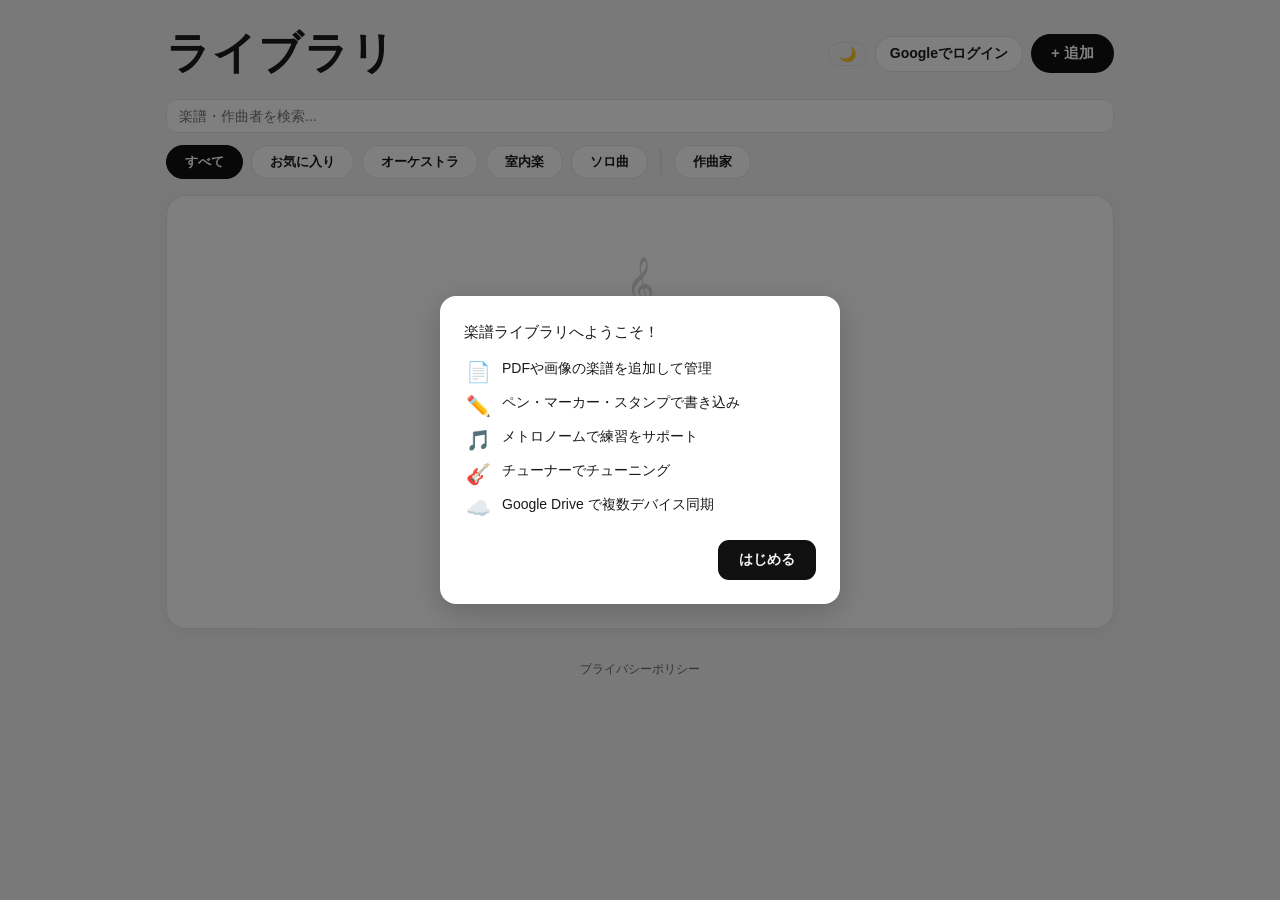
<file: index.html>
<!doctype html>
<html lang="ja">
  <head>
    <meta charset="UTF-8" />
    <meta name="viewport" content="width=device-width, initial-scale=1.0" />
    <title>楽譜ライブラリ</title>
    <meta name="description" content="PDFや画像の楽譜を管理・閲覧できるウェブアプリ。メトロノーム・チューナー・注釈機能付き。" />
    <meta property="og:title" content="楽譜ライブラリ" />
    <meta property="og:description" content="PDFや画像の楽譜を管理・閲覧できるウェブアプリ。メトロノーム・チューナー・注釈機能付き。" />
    <meta property="og:type" content="website" />
    <link rel="icon" href="favicon.svg" type="image/svg+xml" />
    <link rel="manifest" href="manifest.json" />
    <meta name="theme-color" content="#111111" media="(prefers-color-scheme: light)" />
    <meta name="theme-color" content="#141414" media="(prefers-color-scheme: dark)" />
    <meta name="mobile-web-app-capable" content="yes" />
    <meta name="apple-mobile-web-app-capable" content="yes" />
    <meta name="apple-mobile-web-app-status-bar-style" content="black-translucent" />
    <link rel="preconnect" href="https://fonts.googleapis.com" />
    <link rel="preconnect" href="https://fonts.gstatic.com" crossorigin />
    <link href="https://fonts.googleapis.com/css2?family=Noto+Music&display=swap" rel="stylesheet" />
    <script src="https://accounts.google.com/gsi/client" async defer></script>
    <link rel="stylesheet" href="style.css?v=20260721-02" />
  </head>
  <body>
    <main class="app">
      <div class="header">
        <h1 class="title">ライブラリ</h1>
        <div class="header-actions">
          <span id="driveStatus" class="drive-status"></span>
          <button id="darkModeToggle" class="dark-toggle" type="button" aria-label="ダークモード切替">🌙</button>
          <button id="loginButton" class="login-button" type="button">Googleでログイン</button>
          <button id="logoutButton" class="logout-button" type="button" hidden>ログアウト</button>
          <label id="headerAddButton" class="add-button" for="fileInput">+ 追加</label>
        </div>
      </div>

      <div class="search-wrap">
        <input id="searchInput" class="search-input" type="search" placeholder="楽譜・作曲者を検索..." autocomplete="off" />
        <button id="searchClear" class="search-clear" type="button" aria-label="クリア" hidden>✕</button>
      </div>

      <input id="fileInput" class="file-input" type="file" accept="application/pdf,image/*" multiple />

      <div id="folderTabs" class="folder-tabs"></div>

      <section id="emptyState" class="empty">
        <div class="empty-icon">𝄞</div>
        <p class="empty-eyebrow">Sheet Music Library</p>
        <h2 class="empty-title">楽譜を管理・演奏しよう</h2>
        <p class="empty-desc">PDFの楽譜を追加して、書き込み・メトロノーム・チューナーを活用しましょう。</p>
        <div class="empty-features">
          <span class="empty-feature">注釈・書き込み</span>
          <span class="empty-feature">メトロノーム</span>
          <span class="empty-feature">チューナー</span>
          <span class="empty-feature">Drive 同期</span>
        </div>
        <label id="emptyAddButton" class="add-button" for="fileInput">楽譜を追加する</label>
      </section>

      <div id="listArea" class="list-area">
        <div id="composerIndex" class="composer-index" hidden></div>
        <ul id="scoreList" class="list" hidden></ul>
      </div>

      <footer class="privacy-footer">
        <a href="privacy.html">プライバシーポリシー</a>
      </footer>
    </main>

    <div id="backdrop" class="overlay"></div>

    <section id="previewSheet" class="sheet" aria-live="polite" aria-hidden="true">
      <div class="sheet-header">
        <h2 id="previewTitle" class="sheet-title">プレビュー</h2>
        <button id="closePreviewButton" class="close-button" type="button">閉じる</button>
      </div>

      <div id="previewStage" class="preview-stage"></div>

      <div class="pager preview-pager">
        <span id="previewPageLabel" class="page-label">- / -</span>
      </div>

      <div class="sheet-actions">
        <button id="openReaderButton" class="action-button" type="button">開く</button>
      </div>
    </section>

    <section id="editSheet" class="sheet" aria-live="polite" aria-hidden="true">
      <div class="sheet-header">
        <h2 class="sheet-title">楽譜を編集</h2>
        <button id="closeEditButton" class="close-button" type="button">閉じる</button>
      </div>

      <div class="editor-form">
        <label class="editor-field" for="editTitleInput">
          <span class="editor-label">楽譜の名前</span>
          <input id="editTitleInput" class="editor-input" type="text" autocomplete="off" />
        </label>

        <label class="editor-field" for="editComposerInput">
          <span class="editor-label">作曲者名</span>
          <input id="editComposerInput" class="editor-input" type="text" autocomplete="off" />
        </label>
      </div>

      <div class="editor-actions">
        <button id="saveEditButton" class="action-button" type="button">保存</button>
      </div>
    </section>

    <section id="moveFolderSheet" class="sheet" aria-live="polite" aria-hidden="true">
      <div class="sheet-header">
        <h2 id="moveFolderSheetTitle" class="sheet-title">フォルダを変更</h2>
        <button id="closeMoveFolderButton" class="close-button" type="button">閉じる</button>
      </div>

      <div id="moveFolderList" class="folder-move-list"></div>
      <div class="folder-picker-summary-wrap">
        <div id="folderPickerSummary" class="folder-picker-summary">未選択</div>
      </div>
      <div class="sheet-actions">
        <button id="moveFolderConfirmButton" class="action-button" type="button" disabled>決定</button>
      </div>
    </section>

    <section id="reader" class="reader" aria-live="polite" aria-hidden="true">
      <div class="reader-tabs">
        <div id="readerTabsList" class="reader-tabs-list"></div>
        <button id="readerTabAddButton" class="reader-tab-add" type="button" aria-label="ホームを開く">+</button>
      </div>

      <div class="reader-header">
        <h2 id="readerTitle" class="reader-title">楽譜リーダー</h2>
        <button id="closeReaderButton" class="close-button" type="button">閉じる</button>
      </div>

      <div class="focus-exit">
        <button id="focusModeExitButton" class="close-button" type="button" aria-label="通常表示"><svg viewBox="0 0 400 400" width="22" height="22" fill="none" aria-hidden="true"><path d="M280 90C285.523 90 290 94.4772 290 100V300C290 305.523 285.523 310 280 310H120C114.477 310 110 305.523 110 300V100C110 94.4772 114.477 90 120 90H280ZM130 290H270V110H130V290Z" fill="currentColor"/><path d="M240 350L240 290C240 273.431 253.431 260 270 260L330 260C346.569 260 360 273.431 360 290C360 306.569 346.569 320 330 320L300 320L300 350C300 366.569 286.569 380 270 380C253.431 380 240 366.569 240 350Z" fill="white"/><path d="M160 50L160 110C160 126.569 146.569 140 130 140L70 140C53.4315 140 40 126.569 40 110C40 93.4315 53.4315 80 70 80L100 80L100 50C100 33.4315 113.431 20 130 20C146.569 20 160 33.4315 160 50Z" fill="white"/><path d="M140 50L140 110C140 115.523 135.523 120 130 120L70 120C64.4771 120 60 115.523 60 110C60 104.477 64.4771 100 70 100L120 100L120 50C120 44.4772 124.477 40 130 40C135.523 40 140 44.4771 140 50Z" fill="currentColor"/><path d="M260 350L260 290C260 284.477 264.477 280 270 280L330 280C335.523 280 340 284.477 340 290C340 295.523 335.523 300 330 300L280 300L280 350C280 355.523 275.523 360 270 360C264.477 360 260 355.523 260 350Z" fill="currentColor"/><path d="M253 262C255.761 262 258 259.761 258 257C258 254.239 255.761 252 253 252L147 252C144.239 252 142 254.239 142 257C142 259.761 144.239 262 147 262L253 262Z" fill="currentColor"/><path d="M253 232C255.761 232 258 229.761 258 227C258 224.239 255.761 222 253 222L147 222C144.239 222 142 224.239 142 227C142 229.761 144.239 232 147 232L253 232Z" fill="currentColor"/><path d="M253 148C255.761 148 258 145.761 258 143C258 140.239 255.761 138 253 138L147 138C144.239 138 142 140.239 142 143C142 145.761 144.239 148 147 148L253 148Z" fill="currentColor"/><path d="M253 178C255.761 178 258 175.761 258 173C258 170.239 255.761 168 253 168L147 168C144.239 168 142 170.239 142 173C142 175.761 144.239 178 147 178L253 178Z" fill="currentColor"/></svg></button>
        <button id="focusModeCloseButton" class="close-button" type="button">閉じる</button>
      </div>

      <div class="focus-nav">
        <button id="focusPrevButton" class="focus-nav-button" type="button" aria-label="前のページ">←</button>
        <button id="focusNextButton" class="focus-nav-button" type="button" aria-label="次のページ">→</button>
      </div>

      <div class="reader-body">
        <div class="annotation-strip">
          <button id="sidebarToggle" class="sidebar-toggle-btn" type="button" aria-label="サイドバー" title="サイドバー (⌘B)">
            <svg viewBox="0 0 18 14" width="16" height="12" fill="currentColor" aria-hidden="true">
              <rect y="0" width="18" height="2" rx="1"/>
              <rect y="6" width="18" height="2" rx="1"/>
              <rect y="12" width="18" height="2" rx="1"/>
            </svg>
          </button>
          <div id="annotationBar" class="annotation-bar">
            <!-- ペンボタン (Figmaアイコン: 色付き部分が選択色に変わる) -->
            <button id="abPenBtn" class="ab-btn active" type="button" aria-label="ペン">
              <svg viewBox="0 0 400 400" width="30" height="30" fill="none" aria-hidden="true" xmlns="http://www.w3.org/2000/svg">
                <path class="ab-pen-color" d="M49.6985 351.026L131.016 302.236L85.0539 256.274L36.2635 337.591L49.6985 351.026Z" fill="#b0b0b0"/>
                <path class="ab-pen-color" d="M205.262 37.0711L212.333 30L357.29 174.957L350.219 182.028L290.115 206.777L180.513 97.1752L205.262 37.0711Z" fill="#b0b0b0"/>
                <path class="ab-pen-color" d="M364.361 340.323C372.645 340.323 379.361 347.038 379.361 355.323C379.361 363.607 372.645 370.323 364.361 370.323L134.361 370.323C126.077 370.323 119.361 363.607 119.361 355.323C119.361 347.038 126.077 340.323 134.361 340.323L364.361 340.323Z" fill="#b0b0b0" fill-opacity="0.45"/>
                <path d="M138.087 295.165C140.264 297.342 141.317 300.401 140.941 303.458C140.565 306.514 138.801 309.227 136.16 310.811L54.843 359.602C50.9083 361.962 45.872 361.342 42.6274 358.098L29.1924 344.663C25.9478 341.418 25.3279 336.382 27.6884 332.447L76.4788 251.13C78.0631 248.489 80.776 246.725 83.8323 246.349C86.8885 245.973 89.9475 247.026 92.1249 249.203L138.087 295.165ZM48.8554 336.041L51.2488 338.435L114.888 300.251L87.0391 272.402L48.8554 336.041Z" fill="black"/>
                <path d="M219.404 37.0711L213.747 42.7286L192.298 94.8177L292.472 194.992L344.561 173.543L350.219 167.886L364.361 182.028L357.29 189.099C356.356 190.033 355.247 190.772 354.026 191.274L295.773 215.261L268.902 242.132C268.323 242.71 267.676 243.215 266.975 243.636L143.231 317.882C139.297 320.243 134.26 319.623 131.016 316.378L70.9117 256.274C67.6671 253.03 67.0471 247.993 69.4077 244.059L143.654 120.315C144.075 119.614 144.58 118.966 145.158 118.388L172.029 91.5169L196.016 33.2635C196.518 32.0428 197.257 30.9335 198.191 30L205.262 22.9289L219.404 37.0711ZM160.17 131.66L90.5746 247.653L139.637 296.715L255.63 227.12L275.973 206.777L180.513 111.317L160.17 131.66Z" fill="black"/>
              </svg>
            </button>
            <!-- マーカーボタン -->
            <button id="abMarkerBtn" class="ab-btn" type="button" aria-label="マーカー">
              <svg viewBox="0 0 400 400" width="30" height="30" fill="none" aria-hidden="true" xmlns="http://www.w3.org/2000/svg">
                <path class="ab-marker-color" d="M123.393 337.767L141.071 320.09L84.5023 263.521L24.3982 323.625L38.5403 337.767L123.393 337.767Z" fill="#b0b0b0"/>
                <path class="ab-marker-color" d="M363.86 196.296L208.296 40.7324L165.869 83.1588L158.798 107.2L297.391 245.793L321.433 238.722L363.86 196.296Z" fill="#b0b0b0"/>
                <path class="ab-marker-color" d="M193.183 328.349L166.183 364.349L386.183 364.349L386.183 328.349L193.183 328.349Z" fill="#b0b0b0" fill-opacity="0.45"/>
                <path d="M249.618 285.352C255.107 284.742 260.051 288.698 260.661 294.187C261.271 299.676 257.316 304.62 251.827 305.23L191.673 311.913L162.334 341.253C158.429 345.158 152.097 345.158 148.192 341.253L63.3391 256.4C59.4339 252.495 59.4339 246.163 63.3391 242.258L92.6786 212.918L99.3622 152.765C99.9721 147.276 104.916 143.321 110.405 143.931C115.894 144.541 119.85 149.485 119.24 154.974L112.169 218.613C111.918 220.87 110.907 222.975 109.301 224.58L84.5523 249.329L155.263 320.04L180.012 295.291C181.617 293.685 183.722 292.674 185.979 292.423L249.618 285.352Z" fill="black"/>
                <path d="M215.367 47.8035L174.61 88.5609L168.285 107.535C166.538 112.774 160.875 115.605 155.636 113.859C150.397 112.112 147.566 106.449 149.312 101.209L156.383 79.9962C156.874 78.5236 157.701 77.1854 158.799 76.0878L201.225 33.6613L215.367 47.8035ZM370.931 203.367L328.504 245.793C327.407 246.891 326.068 247.718 324.596 248.209L303.383 255.28C298.143 257.026 292.48 254.195 290.733 248.956C288.987 243.717 291.818 238.053 297.057 236.307L316.031 229.982L356.788 189.225L370.931 203.367Z" fill="black"/>
                <path d="M77.4813 256.4C81.3865 252.495 87.7182 252.495 91.6234 256.4C95.5287 260.305 95.5287 266.637 91.6234 270.542L38.5904 323.575L42.9001 327.885L119.293 327.725L134.05 312.969C137.955 309.063 144.287 309.063 148.192 312.969C152.097 316.874 152.097 323.205 148.192 327.111L130.514 344.788C128.644 346.659 126.109 347.712 123.464 347.718L38.7879 347.894C36.1286 347.9 33.5766 346.846 31.6961 344.965L17.3772 330.646C13.472 326.741 13.472 320.409 17.3772 316.504L77.4813 256.4Z" fill="black"/>
                <path d="M243.651 288.22L286.078 245.793L158.799 118.514L116.372 160.941C112.467 164.846 106.135 164.846 102.23 160.941C98.3248 157.035 98.3248 150.704 102.23 146.798L151.728 97.3009C155.633 93.3957 161.964 93.3957 165.87 97.3009L307.291 238.722C311.196 242.628 311.196 248.959 307.291 252.864L257.794 302.362C253.888 306.267 247.557 306.267 243.651 302.362C239.746 298.457 239.746 292.125 243.651 288.22Z" fill="black"/>
                <path d="M158.799 104.372L134.05 129.121L275.471 270.542L300.22 245.793L158.799 104.372Z" fill="black"/>
                <path d="M307.291 238.722C311.196 242.628 311.196 248.959 307.291 252.864L282.542 277.613C278.637 281.518 272.305 281.518 268.4 277.613L126.979 136.192C123.074 132.287 123.074 125.955 126.979 122.05L151.728 97.3009C153.603 95.4256 156.146 94.3717 158.799 94.3717C161.451 94.3717 163.994 95.4256 165.87 97.3009L307.291 238.722ZM148.192 129.121L275.471 256.4L286.078 245.793L158.799 118.514L148.192 129.121Z" fill="black"/>
              </svg>
            </button>
            <!-- 消しゴムボタン -->
            <button id="abEraserBtn" class="ab-btn" type="button" aria-label="消しゴム">
              <svg viewBox="0 0 400 400" width="30" height="30" fill="none" aria-hidden="true" xmlns="http://www.w3.org/2000/svg">
                <g clip-path="url(#clip0_27_159)">
                  <path class="ab-eraser-color" data-active-color="#58B9FF" d="M346.198 140.066C357.914 151.782 357.914 170.777 346.198 182.492L296.701 231.99L183.563 118.853L233.061 69.3553C244.777 57.6396 263.772 57.6396 275.487 69.3553L346.198 140.066Z" fill="#ffffff"/>
                  <path d="M337.852 176.697C346.761 167.787 346.554 154.564 339.127 147.137L268.416 76.4264C260.989 68.9991 247.766 68.7925 238.857 77.7018L193.455 123.103L292.45 222.098L337.852 176.697ZM292.45 236.24L179.313 123.103L231.786 70.6307C244.206 58.2107 263.772 57.6396 275.487 69.3553L346.198 140.066C357.914 151.782 357.343 171.348 344.923 183.768L292.45 236.24Z" fill="black"/>
                  <path class="ab-eraser-color" data-active-color="#FFF6F2" d="M289.63 239.061L182.793 345.898H127.766L63.3553 281.487C51.6396 269.772 51.6396 250.777 63.3553 239.061L176.492 125.924L289.63 239.061Z" fill="#ffffff"/>
                  <path d="M63.9693 238.447L180.381 122.036L293.518 235.173L183.589 345.101L127.766 345.898L63.3553 281.487L70.6311 274.212L132.112 335.693L179.532 335.016L279.171 235.377L180.176 136.382L71.0404 245.518C63.0038 253.555 62.8206 266.401 70.6311 274.212L63.3553 281.487C51.6396 269.772 51.9145 250.502 63.9693 238.447Z" fill="black"/>
                  <path d="M353.269 132.995C368.89 148.616 368.89 173.943 353.269 189.563L296.701 246.132L169.421 118.853L225.99 62.2843C241.611 46.6633 266.937 46.6633 282.558 62.2843L353.269 132.995ZM275.487 69.3553C263.772 57.6396 244.777 57.6396 233.061 69.3553L183.563 118.853L296.701 231.99L346.198 182.492C357.914 170.777 357.914 151.782 346.198 140.066L275.487 69.3553Z" fill="black"/>
                  <path d="M285.487 340.127C288.249 340.127 290.487 342.365 290.487 345.126C290.487 347.888 288.249 350.126 285.487 350.126H119.924C117.163 350.126 114.924 347.888 114.924 345.126C114.924 342.365 117.163 340.127 119.924 340.127H285.487Z" fill="black"/>
                  <path d="M348.484 330.122C354.007 330.122 358.484 334.599 358.484 340.122C358.484 345.645 354.007 350.122 348.484 350.122L124 350.122C118.477 350.122 114 345.645 114 340.122C114 334.599 118.477 330.122 124 330.122L348.484 330.122Z" fill="black"/>
                  <path d="M225.99 62.2843C241.367 46.9073 266.149 46.6669 281.82 61.5634L282.558 62.2843L275.487 69.3554C263.772 57.6396 244.777 57.6396 233.061 69.3554L183.563 118.853L296.701 231.99L346.198 182.492C357.914 170.777 357.914 151.782 346.198 140.066L275.487 69.3554L282.558 62.2843L353.269 132.995C368.89 148.616 368.89 173.943 353.269 189.564L296.701 246.132L169.421 118.853L225.99 62.2843Z" fill="black"/>
                  <path d="M342.663 178.957C352.426 169.194 352.426 153.365 342.663 143.602L271.952 72.8908C262.189 63.1277 246.36 63.1277 236.596 72.8908L190.635 118.853L296.701 224.919L342.663 178.957ZM296.701 231.99L183.563 118.853L233.061 69.3554C244.594 57.8227 263.18 57.6424 274.933 68.8146L275.487 69.3554L346.198 140.066L346.739 140.62C357.911 152.374 357.731 170.96 346.198 182.492L296.701 231.99Z" fill="black"/>
                  <path d="M295.401 233.289L183.975 344.715L127.766 345.898L59.7666 277.899L59.384 277.346C51.5016 265.678 52.7231 249.693 63.0515 239.365L182.264 120.152L295.401 233.289ZM66.183 243.314C57.9148 251.966 57.0576 265.102 63.6198 274.681L129.793 340.854L181.861 339.759L288.33 233.289L182.264 127.223L66.587 242.9L66.183 243.314Z" fill="black"/>
                  <path d="M353.269 132.995C368.89 148.616 368.89 173.943 353.269 189.564L194.17 348.663H180.028L346.198 182.492C357.914 170.777 357.914 151.782 346.198 140.066L275.487 69.3554C263.772 57.6396 244.777 57.6396 233.061 69.3554L63.3554 239.061C51.6396 250.777 51.6396 269.772 63.3554 281.487L130.53 348.663H116.388L56.2843 288.558L55.5634 287.82C40.6669 272.149 40.9073 247.367 56.2843 231.99L225.99 62.2843C241.611 46.6633 266.937 46.6633 282.558 62.2843L353.269 132.995Z" fill="black"/>
                </g>
                <defs>
                  <clipPath id="clip0_27_159">
                    <rect width="400" height="400" fill="white"/>
                  </clipPath>
                </defs>
              </svg>
            </button>
            <!-- テキストボタン -->
            <button id="abTextBtn" class="ab-btn" type="button" aria-label="テキスト">
              <svg viewBox="0 0 400 400" width="30" height="30" fill="none" aria-hidden="true" xmlns="http://www.w3.org/2000/svg">
                <path class="ab-text-color" data-active-color="#BDE7A7" d="M345 301.25C345 319.89 330.076 335 311.667 335H78.3333L77.4729 334.989C59.4611 334.527 45 319.598 45 301.25V98.75C45 80.1104 59.9238 65 78.3333 65H311.667C330.076 65 345 80.1104 345 98.75V301.25Z" fill="#ffffff"/>
                <path d="M315 315V335H75V315H315ZM325 305V95C325 89.4772 320.523 85 315 85H75C69.4772 85 65 89.4772 65 95V305C65 310.523 69.4771 315 75 315V335C58.6904 335 45.4205 321.985 45.0098 305.774L45 305V95C45 78.4315 58.4315 65 75 65H315L315.774 65.0098C331.985 65.4205 345 78.6904 345 95V305C345 321.31 331.985 334.579 315.774 334.99L315 335V315C320.523 315 325 310.523 325 305Z" fill="black"/>
                <path d="M257.5 150V137.5H207.5V267.5H220C226.904 267.5 232.5 273.096 232.5 280C232.5 286.904 226.904 292.5 220 292.5H170C163.096 292.5 157.5 286.904 157.5 280C157.5 273.096 163.096 267.5 170 267.5H182.5V137.5H132.5V150C132.5 156.904 126.904 162.5 120 162.5C113.096 162.5 107.5 156.904 107.5 150V125C107.5 118.096 113.096 112.5 120 112.5H270C276.904 112.5 282.5 118.096 282.5 125V150C282.5 156.904 276.904 162.5 270 162.5C263.096 162.5 257.5 156.904 257.5 150Z" fill="black"/>
              </svg>
            </button>

            <!-- カラー/サイズパネル (ペン・マーカー選択時のみ表示) -->
            <div id="abColorSizePanel" class="ab-cs-panel">
              <button class="ab-color" data-color="#e53935" style="background:#e53935" type="button" aria-label="赤"></button>
              <button class="ab-color" data-color="#1e88e5" style="background:#1e88e5" type="button" aria-label="青"></button>
              <button class="ab-color" data-color="#212121" style="background:#212121" type="button" aria-label="黒"></button>
              <button class="ab-color" data-color="#ffd600" style="background:#ffd600" type="button" aria-label="黄"></button>
              <button id="abColorCustomBtn" class="ab-color ab-color-custom" type="button" aria-label="カスタム色">+</button>
              <input type="color" id="abColorInput" value="#d32f2f" tabindex="-1" aria-hidden="true"/>
              <div class="ab-cs-sep"></div>
              <button class="ab-size" data-size="S" type="button" aria-label="細"></button>
              <button class="ab-size" data-size="M" type="button" aria-label="中"></button>
              <button class="ab-size" data-size="L" type="button" aria-label="太"></button>
              <div class="ab-stamp-size-row">
                <div class="ab-sz-picker" id="abSzPicker">
                  <input type="number" id="abStampSizePct" class="ab-sz-input" min="7" max="20" value="12" aria-label="フォントサイズ">
                  <div class="ab-sz-spinners">
                    <button class="ab-sz-stepbtn" id="abSzIncBtn" type="button" aria-label="大きく">▲</button>
                    <button class="ab-sz-stepbtn" id="abSzDecBtn" type="button" aria-label="小さく">▼</button>
                  </div>
                  <button class="ab-sz-dropbtn" type="button" aria-haspopup="listbox" aria-expanded="false">▾</button>
                  <div class="ab-sz-dropdown" id="abSzDropdown" hidden role="listbox"></div>
                </div>
              </div>
            </div>

            <div class="ab-cs-sep"></div>
            <!-- スタンプ系ボタン -->
            <div class="ab-bowslur-group" style="position:relative;">
              <button id="abFingerBtn" class="ab-btn" type="button" aria-label="指番号">
                <img src="./assets/finger.svg" width="26" height="26" aria-hidden="true" style="display:block;"/>
              </button>
              <div id="abFingerPanel" class="ab-bowslur-panel" hidden>
                <button class="ab-bowslur-opt ab-finger-opt" data-finger="0" type="button">0</button>
                <button class="ab-bowslur-opt ab-finger-opt" data-finger="1" type="button">1</button>
                <button class="ab-bowslur-opt ab-finger-opt" data-finger="2" type="button">2</button>
                <button class="ab-bowslur-opt ab-finger-opt" data-finger="3" type="button">3</button>
                <button class="ab-bowslur-opt ab-finger-opt" data-finger="4" type="button">4</button>
                <button class="ab-bowslur-opt ab-finger-opt" data-finger="5" type="button">5</button>
              </div>
            </div>
            <div class="ab-bowslur-group" style="position:relative;">
              <button id="abAccidentalBtn" class="ab-btn" type="button" aria-label="臨時記号">
              <svg viewBox="0 0 400 400" width="32" height="32" fill="none" aria-hidden="true" xmlns="http://www.w3.org/2000/svg">
                <path d="M325 335C327.761 335 330 337.239 330 340C330 342.761 327.761 345 325 345H75C72.2386 345 70 342.761 70 340C70 337.239 72.2386 335 75 335H325ZM325 265C327.761 265 330 267.239 330 270C330 272.761 327.761 275 325 275H75C72.2386 275 70 272.761 70 270C70 267.239 72.2386 265 75 265H325ZM325 195C327.761 195 330 197.239 330 200C330 202.761 327.761 205 325 205H75C72.2386 205 70 202.761 70 200C70 197.239 72.2386 195 75 195H325ZM325 125C327.761 125 330 127.239 330 130C330 132.761 327.761 135 325 135H75C72.2386 135 70 132.761 70 130C70 127.239 72.2386 125 75 125H325ZM325 55C327.761 55 330 57.2386 330 60C330 62.7614 327.761 65 325 65H75C72.2386 65 70 62.7614 70 60C70 57.2386 72.2386 55 75 55H325Z" fill="var(--staff-line-color,#dddddd)"/>
                <path d="M264.25 176.5V140.75L252.5 143.75V118.75L264.25 115.5V66.5H272V113.5L288.75 109.5V60.75H296.5V107.5L308.75 104.75V129.5L296.5 133V168.75L308.75 165.75V191.5L296.5 194.5V241.5H288.75V196.5L272 201V249.75H264.25V202.75L252.5 205.75V180L264.25 176.5ZM288.75 170.5V134.5L272 138.75V174.5L288.75 170.5Z" fill="currentColor"/>
                <path d="M224.5 209V343.25H216.75V290.25L180.5 299.5V166.5H188.75V218.25L224.5 209ZM217.25 267V235L188.25 242.25V274L217.25 267Z" fill="currentColor"/>
                <path d="M97.5 118.25H105.25V215.75C111.417 209.583 118.417 206.5 126.25 206.5C131.583 206.5 136.417 208.333 140.75 212C145.083 215.5 147.25 220.667 147.25 227.5C147.25 232.833 145.667 237.75 142.5 242.25C139.333 246.75 135.083 251.25 129.75 255.75L112.5 270.5C109.333 273.167 106.5 275.75 104 278.25C101.5 280.917 99.3333 283.417 97.5 285.75V118.25Z" fill="currentColor"/>
              </svg>
              </button>
              <div id="abAccidentalPanel" class="ab-bowslur-panel" hidden>
                <button class="ab-bowslur-opt" data-acc="sharp" type="button">♯ シャープ</button>
                <button class="ab-bowslur-opt" data-acc="flat" type="button">♭ フラット</button>
                <button class="ab-bowslur-opt" data-acc="natural" type="button">♮ ナチュラル</button>
              </div>
            </div>
            <button id="abRedCircleBtn" class="ab-btn" type="button" aria-label="赤丸">○</button>
            <!-- ボーイング + スラー 複合ボタン -->
            <div class="ab-bowslur-group" style="position:relative;">
              <button id="abBowSlurBtn" class="ab-btn" type="button" aria-label="ボーイング/スラー">
                <img src="./assets/bowing.svg" width="26" height="26" aria-hidden="true" style="display:block;"/>
              </button>
              <div id="abBowSlurPanel" class="ab-bowslur-panel" hidden>
                <button id="abUpBowBtn" class="ab-bowslur-opt" type="button" aria-label="アップボウ">
                  <svg viewBox="0 0 400 400" width="22" height="22" fill="none" aria-hidden="true"><path d="M340.715 138.286C342.766 133.158 348.586 130.664 353.714 132.715C358.842 134.766 361.336 140.586 359.285 145.714L303.285 285.714C301.767 289.51 298.089 292 294 292C289.911 292 286.233 289.51 284.715 285.714L228.715 145.714C226.664 140.586 229.158 134.766 234.286 132.715C239.414 130.664 245.234 133.158 247.285 138.286L294 255.073L340.715 138.286Z" fill="currentColor"/></svg>
                  <span style="font-size:11px;line-height:1;">↑ アップ</span>
                </button>
                <button id="abDownBowBtn" class="ab-bowslur-opt" type="button" aria-label="ダウンボウ">
                  <svg viewBox="0 0 400 400" width="22" height="22" fill="none" aria-hidden="true"><path d="M170 197V90H60V197C60 202.523 55.5228 207 50 207C44.4772 207 40 202.523 40 197V80C40 74.4772 44.4772 70 50 70H180C185.523 70 190 74.4772 190 80V197C190 202.523 185.523 207 180 207C174.477 207 170 202.523 170 197Z" fill="currentColor"/><path d="M50 80H180V116H50V80Z" fill="currentColor"/></svg>
                  <span style="font-size:11px;line-height:1;">↓ ダウン</span>
                </button>
                <div style="width:100%;height:1px;background:var(--line,#ddd);margin:2px 0;"></div>
                <button id="abSlurOptBtn" class="ab-bowslur-opt" type="button" aria-label="スラー">
                  <svg viewBox="0 0 400 400" width="22" height="22" fill="none" aria-hidden="true"><path d="M50 300 Q200 80 350 300" stroke="currentColor" stroke-width="24" fill="none" stroke-linecap="round"/><circle cx="50" cy="300" r="18" fill="currentColor"/><circle cx="350" cy="300" r="18" fill="currentColor"/></svg>
                  <span style="font-size:11px;line-height:1;">スラー</span>
                </button>
              </div>
            </div>
            <div class="ab-cs-sep"></div>
            <button id="abClearBtn" class="ab-btn" type="button" aria-label="注釈を消去" style="font-size:11px;color:#c00;">消去</button>

          </div>
        </div>
        <div id="abTooltip" class="ab-tooltip" role="tooltip" aria-hidden="true"></div>
        <div class="beat-overlay">
          <span id="metronomeBeatIndicator" class="beat-indicator">●○○○</span>
        </div>
        <aside class="left-rail">
          <button id="mobileToolsToggle" class="mobile-tools-toggle" type="button">ツール ▾</button>
          <div class="mobile-tools-panel">
          <div class="reader-tools annotation-tools-section">
            <div class="tool-group">
              <span>注釈ツール</span>
              <div class="annotation-tool-grid">
                <button id="toolRedPenButton" class="tool-button active" type="button">赤ペン</button>
                <button id="toolMarkerButton" class="tool-button" type="button">マーカー</button>
                <button id="toolEraserButton" class="tool-button" type="button">消しゴム</button>
                <button id="toolFingerButton" class="tool-button symbol-button" type="button" title="数字キーで指番号を配置">指番号</button>
                <button id="toolAccidentalButton" class="tool-button symbol-button" type="button" title="# / b / n で臨時記号を配置">臨時記号</button>
                <button id="toolBowingButton" class="tool-button symbol-button" type="button" title="U / D でボーイングを配置">ボーイング</button>
                <button id="toolTextButton" class="tool-button symbol-button" type="button" title="クリックして文字を配置">テキスト</button>
                <button id="toolRedCircleButton" class="tool-button symbol-button" type="button" title="クリックまたはEnterで赤マルを配置">○</button>
              </div>
            </div>
            <div class="tool-group">
              <span>スタンプサイズ</span>
              <div class="zoom-controls">
                <button id="stampSizeDecButton" class="ghost-button" type="button">−</button>
                <span id="stampSizeLabel" class="zoom-label">M</span>
                <button id="stampSizeIncButton" class="ghost-button" type="button">＋</button>
              </div>
            </div>
            <button id="clearAnnotationButton" class="ghost-button" type="button">注釈を消去</button>
            <button id="exportAnnotatedPdfButton" class="ghost-button" type="button">PDFを書き出す</button>
          </div>

          <div class="tool-section">
            <button class="tool-section-toggle" id="metronomeWindowToggle" type="button" aria-expanded="false" onclick="window.toggleMetronomeWindowFallback && window.toggleMetronomeWindowFallback()">
              <span class="tool-section-arrow" aria-hidden="true">▶</span>メトロノーム
            </button>
            <section id="metronomePanel" class="metronome-panel feature-panel" hidden aria-label="メトロノーム">
            <div class="metro-swing">
              <div class="metro-rail">
                <div id="metronomeArm" class="metro-arm">
                  <div id="metronomeWeight" class="metro-weight"></div>
                </div>
              </div>
            </div>
            <div id="metronomeMarking" class="metro-marking">Andante</div>
            <div class="metro-bpm-row">
              <button id="metronomeMinusButton" class="metro-adjust" type="button">−</button>
              <div id="metronomeBpmValue" class="metro-bpm">100</div>
              <button id="metronomePlusButton" class="metro-adjust" type="button">＋</button>
            </div>
            <div class="metro-options">
              <div>
                <div class="metro-option-title">拍子</div>
                <div class="metro-option-grid">
                  <button class="metro-option-btn" data-time-signature="1/4" type="button">1/4</button>
                  <button class="metro-option-btn" data-time-signature="2/4" type="button">2/4</button>
                  <button class="metro-option-btn" data-time-signature="3/4" type="button">3/4</button>
                  <button class="metro-option-btn active" data-time-signature="4/4" type="button">4/4</button>
                  <button class="metro-option-btn" data-time-signature="5/4" type="button">5/4</button>
                  <button class="metro-option-btn" data-time-signature="6/4" type="button">6/4</button>
                  <button class="metro-option-btn" data-time-signature="3/8" type="button">3/8</button>
                  <button class="metro-option-btn" data-time-signature="6/8" type="button">6/8</button>
                </div>
              </div>
              <div>
                <div class="metro-option-title">リズム</div>
                <div class="metro-option-grid">
                  <button class="metro-option-btn rhythm-symbol lift-up active" data-rhythm="1x" type="button" aria-label="1回" title="1回">
                    <img class="metro-rhythm-icon" src="assets/1.png" alt="" />
                  </button>
                  <button class="metro-option-btn rhythm-symbol lift-up" data-rhythm="2x" type="button" aria-label="2回" title="2回">
                    <img class="metro-rhythm-icon" src="assets/2.png" alt="" />
                  </button>
                  <button class="metro-option-btn rhythm-symbol" data-rhythm="3x" type="button" aria-label="3回" title="3回">
                    <img class="metro-rhythm-icon" src="assets/3.png" alt="" />
                  </button>
                  <button class="metro-option-btn rhythm-symbol lift-up" data-rhythm="4x" type="button" aria-label="4回" title="4回">
                    <img class="metro-rhythm-icon" src="assets/4.png" alt="" />
                  </button>
                </div>
              </div>
            </div>
            <button id="metronomeToggleButton" class="metro-start" type="button">START</button>
          </section>
          </div>

          <div class="tool-section">
            <button class="tool-section-toggle" id="tunerWindowToggle" type="button" aria-expanded="false" onclick="window.toggleTunerWindowFallback && window.toggleTunerWindowFallback()">
              <span class="tool-section-arrow" aria-hidden="true">▶</span>チューナー
            </button>
            <div id="tunerPanel" class="tuner-panel feature-panel" hidden>
          <button id="micTunerToggleButton" class="tuner-mic-btn" type="button" aria-label="マイクチューナー開始/停止">
            <svg viewBox="0 0 24 24" width="20" height="20" fill="currentColor" aria-hidden="true">
              <path d="M12 14c1.66 0 3-1.34 3-3V5c0-1.66-1.34-3-3-3S9 3.34 9 5v6c0 1.66 1.34 3 3 3z"/>
              <path d="M17 11c0 2.76-2.24 5-5 5s-5-2.24-5-5H5c0 3.53 2.61 6.43 6 6.92V21h2v-3.08c3.39-.49 6-3.39 6-6.92h-2z"/>
            </svg>
            マイクON
          </button>
          <div class="tuner-arc-container" id="tunerArcContainer" aria-hidden="true">
            <svg id="tunerArcSvg" class="tuner-arc-svg" viewBox="0 0 320 220" fill="none" xmlns="http://www.w3.org/2000/svg">
              <path data-seg="8" d="M284.442 119.699C284.779 119.531 285.17 119.494 285.535 119.602C285.952 119.724 286.296 120.022 286.477 120.418L301.815 154.005C301.996 154.401 301.996 154.855 301.815 155.251C301.635 155.647 301.291 155.945 300.874 156.067L257.746 168.731C257.03 168.942 256.269 168.594 255.959 167.915L245.935 145.964C245.625 145.285 245.861 144.482 246.488 144.079L284.302 119.779L284.442 119.699Z" fill="#d8d8d8"/>
              <path data-seg="7" d="M258.228 87.4287C258.663 87.4287 259.077 87.6175 259.362 87.9463L283.543 115.852C283.828 116.18 283.955 116.617 283.893 117.048C283.831 117.478 283.586 117.861 283.22 118.096L245.405 142.396C244.778 142.799 243.949 142.68 243.461 142.116L227.66 123.881C227.172 123.317 227.172 122.48 227.66 121.916L257.095 87.9463L257.208 87.8301C257.484 87.5737 257.848 87.4288 258.228 87.4287Z" fill="#d8d8d8"/>
              <path data-seg="6" d="M222.965 64.2528C223.382 64.1303 223.832 64.1955 224.198 64.4306L255.261 84.3925C255.627 84.6276 255.873 85.0099 255.935 85.4403C255.997 85.871 255.869 86.3078 255.584 86.6366L226.149 120.605C225.661 121.169 224.833 121.288 224.205 120.885L203.904 107.84C203.277 107.436 203.041 106.634 203.351 105.955L222.023 65.0692L222.099 64.9257C222.291 64.6019 222.6 64.3601 222.965 64.2528Z" fill="#d8d8d8"/>
              <path data-seg="5" d="M182.601 51.9492C182.967 51.7143 183.417 51.649 183.834 51.7715L219.263 62.1748C219.68 62.2975 220.023 62.5956 220.204 62.9912C220.385 63.3869 220.385 63.8417 220.204 64.2373L201.53 105.124C201.22 105.802 200.459 106.15 199.743 105.94L176.591 99.1426C175.875 98.9324 175.423 98.2276 175.529 97.4893L181.927 52.9971L181.958 52.8389C182.052 52.4738 182.28 52.1551 182.601 51.9492Z" fill="#d8d8d8"/>
              <path data-seg="4" d="M178.463 51C178.898 51.0001 179.312 51.1888 179.597 51.5176C179.882 51.8464 180.009 52.2833 179.948 52.7139L173.55 97.2051C173.444 97.9431 172.811 98.4911 172.066 98.4912H147.935C147.189 98.4912 146.557 97.9432 146.45 97.2051L140.053 52.7139C139.991 52.2832 140.119 51.8464 140.404 51.5176C140.689 51.1889 141.102 51 141.537 51H178.463Z" fill="#d8d8d8"/>
              <path data-seg="3" d="M136.323 51.7343C136.694 51.668 137.078 51.7435 137.398 51.9492C137.764 52.1843 138.01 52.5666 138.072 52.997L144.47 97.4892C144.576 98.2275 144.124 98.9323 143.408 99.1426L120.256 105.94C119.54 106.151 118.779 105.802 118.469 105.124L99.7949 64.2373C99.6142 63.8415 99.6142 63.3869 99.7949 62.9912C99.9756 62.5955 100.319 62.2974 100.736 62.1748L136.165 51.7715L136.323 51.7343Z" fill="#d8d8d8"/>
              <path data-seg="2" d="M95.9417 64.3505C96.2787 64.1823 96.6693 64.1456 97.0345 64.2529C97.4517 64.3755 97.7952 64.6737 97.9759 65.0693L116.649 105.955C116.959 106.633 116.722 107.436 116.095 107.84L95.7942 120.885C95.1668 121.288 94.3384 121.169 93.8499 120.605L64.4153 86.6366C64.1304 86.3078 64.0028 85.871 64.0648 85.4404C64.1268 85.0099 64.3727 84.6276 64.7386 84.3925L95.8011 64.4306L95.9417 64.3505Z" fill="#d8d8d8"/>
              <path data-seg="1" d="M61.7708 87.4287C62.2058 87.4288 62.6198 87.6176 62.9046 87.9463L92.3392 121.916C92.8275 122.48 92.8275 123.317 92.3392 123.881L76.5384 142.116C76.05 142.68 75.2216 142.798 74.5941 142.396L36.7796 118.096C36.4137 117.861 36.1678 117.478 36.1058 117.048C36.0438 116.617 36.1714 116.18 36.4564 115.852L60.637 87.9463L60.7503 87.8301C61.0263 87.5738 61.3902 87.4287 61.7708 87.4287Z" fill="#d8d8d8"/>
              <path data-seg="0" d="M34.4639 119.602C34.8812 119.479 35.3314 119.544 35.6973 119.779L73.5107 144.079C74.1382 144.482 74.3742 145.285 74.0645 145.964L64.04 167.915C63.7302 168.593 62.9686 168.941 62.2529 168.731L19.125 156.067C18.7076 155.945 18.3643 155.647 18.1836 155.251C18.0029 154.855 18.0029 154.401 18.1836 154.005L33.5225 120.418L33.5977 120.274C33.7902 119.951 34.0987 119.709 34.4639 119.602Z" fill="#d8d8d8"/>
              <text id="tunerNoteDisplay" x="160" y="196" text-anchor="middle" font-family="system-ui,-apple-system,sans-serif" font-size="44" font-weight="800" fill="#cccccc" letter-spacing="-1">--</text>
              <text x="26" y="188" text-anchor="middle" font-family="system-ui,sans-serif" font-size="22" font-weight="700" fill="#d0d0d0" font-style="italic">♭</text>
              <text x="294" y="188" text-anchor="middle" font-family="system-ui,sans-serif" font-size="22" font-weight="700" fill="#d0d0d0">♯</text>
            </svg>
          </div>
          <div id="tunerDirectionDisplay" class="tuner-direction">音を鳴らしてください</div>
          <span id="tunerTargetLabel" hidden>基準: A</span>
          <div id="tunerReadout" hidden>待機中</div>
          <div class="tuner-threshold">
            <div class="tuner-threshold-header">
              <span>検出しきい値</span>
              <span id="tunerThresholdValue" class="tuner-threshold-value">100%</span>
            </div>
            <input id="tunerThresholdSlider" class="tuner-threshold-slider" type="range" min="10" max="140" step="5" value="100" />
            <div class="tuner-threshold-scale">
              <span>拾いやすい</span>
              <span>厳しめ</span>
            </div>
          </div>
            </div>
          </div>

          <div class="tool-section">
            <button class="tool-section-toggle" id="displaySectionToggle" type="button" aria-expanded="true">
              <span class="tool-section-arrow" aria-hidden="true">▼</span>表示
            </button>
            <div id="displaySectionBody">
              <div class="layout-controls">
                <div class="layout-buttons">
                <button id="layoutSingleButton" class="tool-button active" type="button" onclick="window.setReaderLayoutModeFallback && window.setReaderLayoutModeFallback('single')" aria-label="1ページ"><svg viewBox="0 0 400 400" width="26" height="26" fill="none" aria-hidden="true"><path d="M320 45C325.523 45 330 49.4772 330 55V355C330 360.523 325.523 365 320 365H80C74.4772 365 70 360.523 70 355V55C70 49.4772 74.4772 45 80 45H320ZM90 345H310V65H90V345Z" fill="currentColor"/><path d="M290 300C292.761 300 295 302.239 295 305C295 307.761 292.761 310 290 310L110 310C107.239 310 105 307.761 105 305C105 302.239 107.239 300 110 300L290 300Z" fill="currentColor"/><path d="M290 130C292.761 130 295 132.239 295 135C295 137.761 292.761 140 290 140L110 140C107.239 140 105 137.761 105 135C105 132.239 107.239 130 110 130L290 130Z" fill="currentColor"/><path d="M290 100C292.761 100 295 102.239 295 105C295 107.761 292.761 110 290 110L110 110C107.239 110 105 107.761 105 105C105 102.239 107.239 100 110 100L290 100Z" fill="currentColor"/><path d="M290 270C292.761 270 295 272.239 295 275C295 277.761 292.761 280 290 280L110 280C107.239 280 105 277.761 105 275C105 272.239 107.239 270 110 270L290 270Z" fill="currentColor"/><path d="M160.696 154.696C162.841 152.551 166.068 151.91 168.87 153.071C171.673 154.232 173.5 156.967 173.5 160V242.5H184C188.142 242.5 191.5 245.858 191.5 250C191.5 254.142 188.142 257.5 184 257.5H148C143.858 257.5 140.5 254.142 140.5 250C140.5 245.858 143.858 242.5 148 242.5H158.5V178.107L154.304 182.304C151.375 185.233 146.625 185.233 143.696 182.304C140.767 179.375 140.767 174.625 143.696 171.696L160.696 154.696Z" fill="currentColor"/><path d="M250.5 182.569C250.5 177.62 249.285 174.677 247.991 172.866C246.669 171.015 244.842 169.759 242.715 168.908C240.545 168.04 238.252 167.676 236.407 167.553C235.508 167.493 234.771 167.494 234.288 167.508C234.048 167.515 233.874 167.525 233.779 167.531C233.732 167.534 233.704 167.537 233.698 167.537L233.722 167.534C233.725 167.534 233.729 167.534 233.733 167.533C233.735 167.533 233.738 167.533 233.739 167.533L233.738 167.532C233.493 167.556 233.247 167.569 233 167.569H220.5V197.569H233C233.245 197.569 233.49 197.581 233.733 197.605L233.722 197.604C233.72 197.604 233.718 197.604 233.716 197.603C233.73 197.605 233.751 197.606 233.779 197.608C233.874 197.615 234.048 197.624 234.288 197.631C234.771 197.645 235.508 197.646 236.407 197.586C238.252 197.463 240.545 197.098 242.715 196.23C244.842 195.379 246.669 194.124 247.991 192.272C249.285 190.461 250.5 187.518 250.5 182.569ZM233.716 197.603C233.707 197.603 233.701 197.603 233.698 197.602C233.7 197.603 233.702 197.602 233.706 197.602C233.709 197.603 233.712 197.603 233.716 197.603ZM265.5 182.569C265.5 190.12 263.59 196.24 260.196 200.991C256.831 205.702 252.407 208.509 248.285 210.158C244.205 211.79 240.248 212.363 237.405 212.553C235.961 212.649 234.744 212.65 233.86 212.625C233.417 212.612 233.053 212.593 232.782 212.575C232.755 212.573 232.729 212.571 232.704 212.569H220.5V250.069C220.5 254.211 217.142 257.569 213 257.569C208.858 257.569 205.5 254.211 205.5 250.069V160.069C205.5 158.08 206.29 156.173 207.696 154.767C209.103 153.36 211.011 152.569 213 152.569H232.715C232.737 152.568 232.759 152.566 232.782 152.564C233.053 152.546 233.417 152.526 233.86 152.514C234.744 152.488 235.961 152.49 237.405 152.586C240.248 152.775 244.205 153.348 248.285 154.98C252.407 156.629 256.831 159.436 260.196 164.147C263.59 168.899 265.5 175.018 265.5 182.569Z" fill="currentColor"/><path d="M125 225H110C107.239 225 105 222.761 105 220C105 217.239 107.239 215 110 215H125V225ZM290 215C292.761 215 295 217.239 295 220C295 222.761 292.761 225 290 225H275V215H290Z" fill="currentColor"/><path d="M125 195H110C107.239 195 105 192.761 105 190C105 187.239 107.239 185 110 185H125V195ZM290 185C292.761 185 295 187.239 295 190C295 192.761 292.761 195 290 195H275V185H290Z" fill="currentColor"/></svg></button>
                <button id="layoutSpreadABtn" class="tool-button" type="button" onclick="window.setReaderLayoutModeFallback && window.setReaderLayoutModeFallback('spreadA')" aria-label="見開きA"><svg viewBox="0 0 400 400" width="26" height="26" fill="none" aria-hidden="true"><path d="M184 30C189.523 30 194 34.4772 194 40V175C194 180.523 189.523 185 184 185H76C70.4772 185 66 180.523 66 175V40C66 34.4772 70.4772 30 76 30H184ZM86 165H174V50H86V165Z" fill="currentColor"/><path d="M329 30C334.523 30 339 34.4772 339 40V175C339 180.523 334.523 185 329 185H221C215.477 185 211 180.523 211 175V40C211 34.4772 215.477 30 221 30H329ZM231 165H319V50H231V165Z" fill="currentColor"/><path d="M184 215C189.523 215 194 219.477 194 225V360C194 365.523 189.523 370 184 370H76C70.4772 370 66 365.523 66 360V225C66 219.477 70.4772 215 76 215H184ZM86 350H174V235H86V350Z" fill="currentColor"/><path d="M329 215C334.523 215 339 219.477 339 225V360C339 365.523 334.523 370 329 370H221C215.477 370 211 365.523 211 360V225C211 219.477 215.477 215 221 215H329ZM231 350H319V235H231V350Z" fill="currentColor"/><path d="M118.7 125.2C119.367 125.2 120.333 125.233 121.6 125.3C122.9 125.367 123.933 125.4 124.7 125.4C124.667 124.367 124.633 123.3 124.6 122.2C124.6 121.1 124.6 120.067 124.6 119.1V108.7C124.6 107.6 124.683 106.217 124.85 104.55C125.05 102.883 125.217 101.2 125.35 99.5C123.817 101.167 122.083 102.633 120.15 103.9C118.25 105.133 116.2 106.217 114 107.15C112.467 106.45 111.15 105.3 110.05 103.7C108.983 102.067 108.317 100.383 108.05 98.65C112.583 96.05 116.133 93.4667 118.7 90.9C121.3 88.3 123.45 85.3167 125.15 81.95C126.383 81.75 127.617 81.6333 128.85 81.6C130.117 81.5333 131.25 81.5 132.25 81.5C133.317 81.5 134.417 81.5333 135.55 81.6C136.683 81.6333 137.833 81.75 139 81.95V119.1C139 120.067 138.983 121.1 138.95 122.2C138.95 123.3 138.95 124.367 138.95 125.4C139.617 125.4 140.683 125.367 142.15 125.3C143.617 125.233 144.683 125.2 145.35 125.2H149.3C149.5 126.033 149.65 126.983 149.75 128.05C149.85 129.117 149.9 130.15 149.9 131.15C149.9 132.15 149.85 133.167 149.75 134.2C149.65 135.233 149.5 136.167 149.3 137H112.1C111.633 135.1 111.4 133.15 111.4 131.15C111.4 128.95 111.633 126.967 112.1 125.2H118.7Z" fill="currentColor"/><path d="M255.05 94.3C256.217 90.6333 258.417 87.4833 261.65 84.85C264.883 82.1833 268.817 80.85 273.45 80.85C277.183 80.85 280.417 81.6 283.15 83.1C285.917 84.5667 288.05 86.5833 289.55 89.15C291.05 91.7167 291.8 94.6333 291.8 97.9C291.8 101.433 290.767 104.583 288.7 107.35C286.633 110.117 284.2 112.633 281.4 114.9L274.35 120.6C272.817 121.8 271.383 123.033 270.05 124.3C268.717 125.533 267.817 126.65 267.35 127.65C269.75 127.317 272.083 127.067 274.35 126.9C276.617 126.733 278.467 126.65 279.9 126.65H293.5C293.5 127.25 293.483 128.017 293.45 128.95C293.417 129.883 293.35 130.667 293.25 131.3C292.617 135.167 290.067 137.1 285.6 137.1H258.75C257.95 136.433 257.017 135.367 255.95 133.9C254.883 132.433 254.35 131.083 254.35 129.85C254.35 127.383 255.433 124.767 257.6 122C259.767 119.2 262.233 116.617 265 114.25L274.25 106.35C275.783 105.117 277.017 103.783 277.95 102.35C278.883 100.917 279.35 99.3667 279.35 97.7C279.35 95.9 278.733 94.35 277.5 93.05C276.3 91.75 274.7 91.1 272.7 91.1C270.567 91.1 268.733 91.85 267.2 93.35C265.7 94.8167 264.567 96.5333 263.8 98.5C262.1 98.4333 260.417 98 258.75 97.2C257.083 96.4 255.85 95.4333 255.05 94.3Z" fill="currentColor"/><path d="M136 304.6C136 302.3 135.25 300.417 133.75 298.95C132.25 297.45 130.167 296.7 127.5 296.7C125.667 296.7 123.917 297.067 122.25 297.8C121.15 297.267 120.1 296.3 119.1 294.9C118.133 293.5 117.5 292.25 117.2 291.15V291.1L117.25 291.05L126.8 281.95C127.6 281.25 128.633 280.383 129.9 279.35C131.167 278.317 132.15 277.533 132.85 277L132.55 276.6C131.783 276.767 130.75 276.9 129.45 277C128.183 277.1 126.9 277.183 125.6 277.25C124.3 277.283 123.283 277.3 122.55 277.3H111.45C111.083 276.3 110.85 275.45 110.75 274.75C110.683 274.017 110.65 273.383 110.65 272.85C110.65 272.117 110.717 271.25 110.85 270.25C110.983 269.25 111.267 268.233 111.7 267.2H143.75C144.383 268.333 144.95 269.617 145.45 271.05C145.983 272.45 146.25 273.633 146.25 274.6C146.25 276.4 145.35 278.117 143.55 279.75L137.5 285.65C136.167 286.883 134.783 288.017 133.35 289.05C137.65 289.417 141.267 291 144.2 293.8C147.167 296.6 148.65 300.333 148.65 305C148.65 308.967 147.633 312.317 145.6 315.05C143.6 317.783 140.983 319.85 137.75 321.25C134.55 322.65 131.15 323.35 127.55 323.35C123.75 323.35 120.25 322.8 117.05 321.7C113.85 320.6 111.183 319.217 109.05 317.55C109.35 316.15 109.967 314.667 110.9 313.1C111.833 311.533 112.933 310.3 114.2 309.4C116 310.667 117.917 311.683 119.95 312.45C121.983 313.183 124.033 313.55 126.1 313.55C128.967 313.55 131.333 312.783 133.2 311.25C135.067 309.717 136 307.5 136 304.6Z" fill="currentColor"/><path d="M255.4 313.05C254.533 311.583 253.783 310.05 253.15 308.45C252.55 306.817 252.25 305.383 252.25 304.15C252.25 303.083 252.45 302.05 252.85 301.05C253.25 300.017 253.6 299.2 253.9 298.6L269.15 266.3C271.55 265.933 274.017 266.083 276.55 266.75C279.117 267.383 281.083 268.333 282.45 269.6L275.5 284.15C274.8 285.583 273.933 287.317 272.9 289.35C271.867 291.35 270.767 293.433 269.6 295.6C268.433 297.767 267.283 299.8 266.15 301.7L266.45 302.15C267.65 301.983 269.067 301.85 270.7 301.75C272.367 301.617 273.867 301.517 275.2 301.45C275.167 300.583 275.15 300.05 275.15 299.85V297C275.15 293.867 276.033 291.25 277.8 289.15C279.6 287.05 281.983 286 284.95 286H288.3L288.85 286.65V292.6C288.85 293.867 288.817 295.333 288.75 297C288.683 298.633 288.65 300.067 288.65 301.3C289.217 301.3 289.917 301.283 290.75 301.25C291.583 301.217 292.283 301.2 292.85 301.2H295.6C295.733 302.033 295.817 302.8 295.85 303.5C295.917 304.2 295.95 304.967 295.95 305.8C295.95 307.133 295.867 308.333 295.7 309.4C295.567 310.467 295.283 311.633 294.85 312.9H292.3C291.733 312.9 291.117 312.9 290.45 312.9C289.783 312.867 289.183 312.85 288.65 312.85C288.65 314.083 288.667 315.167 288.7 316.1C288.733 317.033 288.75 318.133 288.75 319.4V322C287.45 322.233 286.267 322.383 285.2 322.45C284.167 322.517 283.133 322.55 282.1 322.55C281.067 322.55 279.967 322.517 278.8 322.45C277.667 322.383 276.45 322.233 275.15 322V319.4C275.15 318.133 275.167 317.033 275.2 316.1C275.233 315.167 275.25 314.083 275.25 312.85C274.05 312.85 272.9 312.883 271.8 312.95C270.7 313.017 269.517 313.05 268.25 313.05H255.4Z" fill="currentColor"/></svg></button>
                <button id="layoutSpreadBBtn" class="tool-button" type="button" onclick="window.setReaderLayoutModeFallback && window.setReaderLayoutModeFallback('spreadB')" aria-label="見開きB"><svg viewBox="0 0 400 400" width="26" height="26" fill="none" aria-hidden="true"><path d="M254 30C259.523 30 264 34.4772 264 40V175C264 180.523 259.523 185 254 185H146C140.477 185 136 180.523 136 175V40C136 34.4772 140.477 30 146 30H254ZM156 165H244V50H156V165Z" fill="currentColor"/><path d="M181 215C186.523 215 191 219.477 191 225V360C191 365.523 186.523 370 181 370H73C67.4772 370 63 365.523 63 360V225C63 219.477 67.4772 215 73 215H181ZM83 350H171V235H83V350Z" fill="currentColor"/><path d="M323 215C328.523 215 333 219.477 333 225V360C333 365.523 328.523 370 323 370H215C209.477 370 205 365.523 205 360V225C205 219.477 209.477 215 215 215H323ZM225 350H313V235H225V350Z" fill="currentColor"/><path d="M188.7 125.2C189.367 125.2 190.333 125.233 191.6 125.3C192.9 125.367 193.933 125.4 194.7 125.4C194.667 124.367 194.633 123.3 194.6 122.2C194.6 121.1 194.6 120.067 194.6 119.1V108.7C194.6 107.6 194.683 106.217 194.85 104.55C195.05 102.883 195.217 101.2 195.35 99.5C193.817 101.167 192.083 102.633 190.15 103.9C188.25 105.133 186.2 106.217 184 107.15C182.467 106.45 181.15 105.3 180.05 103.7C178.983 102.067 178.317 100.383 178.05 98.65C182.583 96.05 186.133 93.4667 188.7 90.9C191.3 88.3 193.45 85.3167 195.15 81.95C196.383 81.75 197.617 81.6333 198.85 81.6C200.117 81.5333 201.25 81.5 202.25 81.5C203.317 81.5 204.417 81.5333 205.55 81.6C206.683 81.6333 207.833 81.75 209 81.95V119.1C209 120.067 208.983 121.1 208.95 122.2C208.95 123.3 208.95 124.367 208.95 125.4C209.617 125.4 210.683 125.367 212.15 125.3C213.617 125.233 214.683 125.2 215.35 125.2H219.3C219.5 126.033 219.65 126.983 219.75 128.05C219.85 129.117 219.9 130.15 219.9 131.15C219.9 132.15 219.85 133.167 219.75 134.2C219.65 135.233 219.5 136.167 219.3 137H182.1C181.633 135.1 181.4 133.15 181.4 131.15C181.4 128.95 181.633 126.967 182.1 125.2H188.7Z" fill="currentColor"/><path d="M106.4 279.8C107.5 275.767 109.7 272.383 113 269.65C116.333 266.883 120.367 265.5 125.1 265.5C129 265.5 132.383 266.267 135.25 267.8C138.117 269.333 140.333 271.433 141.9 274.1C143.467 276.767 144.25 279.833 144.25 283.3C144.25 286.5 143.283 289.5 141.35 292.3C139.417 295.067 137.067 297.583 134.3 299.85L127.25 305.6C126.217 306.433 125.117 307.333 123.95 308.3C122.783 309.233 121.933 310.117 121.4 310.95C124 310.583 126.483 310.3 128.85 310.1C131.25 309.9 133.217 309.8 134.75 309.8H146.05C146.05 310.467 146.017 311.367 145.95 312.5C145.917 313.633 145.833 314.567 145.7 315.3C144.933 319.867 141.967 322.15 136.8 322.15H110.65C110.05 321.617 109.367 320.867 108.6 319.9C107.833 318.9 107.15 317.833 106.55 316.7C105.983 315.567 105.7 314.517 105.7 313.55C105.7 311.117 106.733 308.567 108.8 305.9C110.867 303.233 113.233 300.733 115.9 298.4L125.5 289.9C126.633 288.933 127.567 287.883 128.3 286.75C129.067 285.583 129.45 284.317 129.45 282.95C129.45 281.583 128.983 280.383 128.05 279.35C127.15 278.283 125.883 277.75 124.25 277.75C122.383 277.75 120.8 278.433 119.5 279.8C118.233 281.167 117.317 282.767 116.75 284.6C114.717 284.6 112.7 284.133 110.7 283.2C108.733 282.233 107.3 281.1 106.4 279.8Z" fill="currentColor"/><path d="M274.3 304.55C274.3 302.683 273.65 301.133 272.35 299.9C271.083 298.633 269.317 298 267.05 298C265.483 298 263.95 298.317 262.45 298.95C261.15 298.283 259.917 297.1 258.75 295.4C257.583 293.7 256.833 292.183 256.5 290.85H256.55L264.3 283.7C265.2 282.933 266.317 282.017 267.65 280.95C269.017 279.883 270.017 279.117 270.65 278.65L270.35 278.15C269.617 278.317 268.6 278.467 267.3 278.6C266 278.7 264.733 278.783 263.5 278.85C262.3 278.917 261.45 278.95 260.95 278.95H251.1C250.667 277.683 250.383 276.633 250.25 275.8C250.15 274.933 250.1 274.2 250.1 273.6C250.1 272.733 250.183 271.717 250.35 270.55C250.517 269.35 250.867 268.15 251.4 266.95H283.95C284.683 268.283 285.35 269.767 285.95 271.4C286.55 273.033 286.85 274.433 286.85 275.6C286.85 277.7 285.783 279.7 283.65 281.6L279 285.95C277.567 287.217 276.117 288.35 274.65 289.35C278.983 289.95 282.517 291.633 285.25 294.4C288.017 297.167 289.4 300.733 289.4 305.1C289.4 309.033 288.383 312.367 286.35 315.1C284.317 317.833 281.65 319.917 278.35 321.35C275.05 322.75 271.483 323.45 267.65 323.45C263.783 323.45 260.183 322.883 256.85 321.75C253.55 320.583 250.8 319.117 248.6 317.35C248.9 315.65 249.583 313.883 250.65 312.05C251.75 310.217 253.083 308.767 254.65 307.7C256.383 308.967 258.25 309.967 260.25 310.7C262.25 311.433 264.167 311.8 266 311.8C268.467 311.8 270.467 311.183 272 309.95C273.533 308.717 274.3 306.917 274.3 304.55Z" fill="currentColor"/></svg></button>
                <button id="layoutScrollVBtn" class="tool-button" type="button" onclick="window.setReaderLayoutModeFallback && window.setReaderLayoutModeFallback('scrollV')" aria-label="縦つなぎ"><svg viewBox="0 0 400 400" width="26" height="26" fill="none" aria-hidden="true"><path d="M70 35C70 29.4772 74.4772 25 80 25C85.5228 25 90 29.4772 90 35V160H310V35C310 29.4772 314.477 25 320 25C325.523 25 330 29.4772 330 35V170C330 175.523 325.523 180 320 180H80C74.4772 180 70 175.523 70 170V35Z" fill="currentColor"/><path d="M310 355V230H90V355C90 360.523 85.5228 365 80 365C74.4772 365 70 360.523 70 355V220C70 214.477 74.4772 210 80 210H320C325.523 210 330 214.477 330 220V355C330 360.523 325.523 365 320 365C314.477 365 310 360.523 310 355Z" fill="currentColor"/><path d="M290 265C292.761 265 295 267.239 295 270C295 272.761 292.761 275 290 275H110C107.239 275 105 272.761 105 270C105 267.239 107.239 265 110 265H290Z" fill="currentColor"/><path d="M290 115C292.761 115 295 117.239 295 120C295 122.761 292.761 125 290 125H110C107.239 125 105 122.761 105 120C105 117.239 107.239 115 110 115H290Z" fill="currentColor"/><path d="M290 85C292.761 85 295 87.2386 295 90C295 92.7614 292.761 95 290 95H110C107.239 95 105 92.7614 105 90C105 87.2386 107.239 85 110 85H290Z" fill="currentColor"/><path d="M290 30C292.761 30 295 32.2386 295 35C295 37.7614 292.761 40 290 40H110C107.239 40 105 37.7614 105 35C105 32.2386 107.239 30 110 30H290Z" fill="currentColor"/><path d="M290 295C292.761 295 295 297.239 295 300C295 302.761 292.761 305 290 305H110C107.239 305 105 302.761 105 300C105 297.239 107.239 295 110 295H290Z" fill="currentColor"/><path d="M290 350C292.761 350 295 352.239 295 355C295 357.761 292.761 360 290 360H110C107.239 360 105 357.761 105 355C105 352.239 107.239 350 110 350H290Z" fill="currentColor"/><path d="M165 305V85C165 65.67 180.67 50 200 50C219.33 50 235 65.67 235 85V305C235 324.33 219.33 340 200 340C180.67 340 165 324.33 165 305Z" fill="white"/><path d="M185 300V90C185 81.7157 191.716 75 200 75C208.284 75 215 81.7157 215 90V300C215 308.284 208.284 315 200 315C191.716 315 185 308.284 185 300Z" fill="currentColor"/></svg></button>
                <button id="layoutScrollHBtn" class="tool-button" type="button" onclick="window.setReaderLayoutModeFallback && window.setReaderLayoutModeFallback('scrollH')" aria-label="横つなぎ"><svg viewBox="0 0 400 400" width="26" height="26" fill="none" aria-hidden="true"><path d="M175 45C180.523 45 185 49.4772 185 55V355C185 360.523 180.523 365 175 365H75C69.4772 365 65 360.523 65 355C65 349.477 69.4772 345 75 345H165V65H75C69.4772 65 65 60.5228 65 55C65 49.4772 69.4772 45 75 45H175Z" fill="currentColor"/><path d="M225 45C219.477 45 215 49.4772 215 55V355C215 360.523 219.477 365 225 365H325C330.523 365 335 360.523 335 355C335 349.477 330.523 345 325 345H235V65H325C330.523 65 335 60.5228 335 55C335 49.4772 330.523 45 325 45H225Z" fill="currentColor"/><path d="M325 100C327.761 100 330 102.239 330 105C330 107.761 327.761 110 325 110L255 110C252.239 110 250 107.761 250 105C250 102.239 252.239 100 255 100L325 100Z" fill="currentColor"/><path d="M325 130C327.761 130 330 132.239 330 135C330 137.761 327.761 140 325 140L255 140C252.239 140 250 137.761 250 135C250 132.239 252.239 130 255 130L325 130Z" fill="currentColor"/><path d="M325 185C327.761 185 330 187.239 330 190C330 192.761 327.761 195 325 195L255 195C252.239 195 250 192.761 250 190C250 187.239 252.239 185 255 185L325 185Z" fill="currentColor"/><path d="M325 215C327.761 215 330 217.239 330 220C330 222.761 327.761 225 325 225L255 225C252.239 225 250 222.761 250 220C250 217.239 252.239 215 255 215L325 215Z" fill="currentColor"/><path d="M325 270C327.761 270 330 272.239 330 275C330 277.761 327.761 280 325 280L255 280C252.239 280 250 277.761 250 275C250 272.239 252.239 270 255 270L325 270Z" fill="currentColor"/><path d="M325 300C327.761 300 330 302.239 330 305C330 307.761 327.761 310 325 310L255 310C252.239 310 250 307.761 250 305C250 302.239 252.239 300 255 300L325 300Z" fill="currentColor"/><path d="M145 100C147.761 100 150 102.239 150 105C150 107.761 147.761 110 145 110L75 110C72.2386 110 70 107.761 70 105C70 102.239 72.2386 100 75 100L145 100Z" fill="currentColor"/><path d="M145 130C147.761 130 150 132.239 150 135C150 137.761 147.761 140 145 140L75 140C72.2386 140 70 137.761 70 135C70 132.239 72.2386 130 75 130L145 130Z" fill="currentColor"/><path d="M145 185C147.761 185 150 187.239 150 190C150 192.761 147.761 195 145 195L75 195C72.2386 195 70 192.761 70 190C70 187.239 72.2386 185 75 185L145 185Z" fill="currentColor"/><path d="M145 215C147.761 215 150 217.239 150 220C150 222.761 147.761 225 145 225L75 225C72.2386 225 70 222.761 70 220C70 217.239 72.2386 215 75 215L145 215Z" fill="currentColor"/><path d="M145 270C147.761 270 150 272.239 150 275C150 277.761 147.761 280 145 280L75 280C72.2386 280 70 277.761 70 275C70 272.239 72.2386 270 75 270L145 270Z" fill="currentColor"/><path d="M145 300C147.761 300 150 302.239 150 305C150 307.761 147.761 310 145 310L75 310C72.2386 310 70 307.761 70 305C70 302.239 72.2386 300 75 300L145 300Z" fill="currentColor"/><path d="M260 240L140.01 240.01C120.68 240.012 105.01 224.343 105.01 205.013C105.01 185.683 120.68 170.012 140.01 170.01L260 170C279.33 169.999 295 185.667 295 204.997C295 224.327 279.33 239.998 260 240Z" fill="white"/><path d="M257.273 220L142.737 220.01C134.453 220.011 127.737 213.296 127.737 205.011C127.737 196.727 134.453 190.011 142.737 190.01L257.273 190C265.557 190 272.273 196.715 272.273 204.999C272.273 213.283 265.557 220 257.273 220Z" fill="currentColor"/></svg></button>
                <button id="fullscreenToggleButton" class="tool-button" type="button" aria-label="全画面"><svg viewBox="0 0 400 400" width="26" height="26" fill="none" aria-hidden="true"><path d="M280 90C285.523 90 290 94.4772 290 100V300C290 305.523 285.523 310 280 310H120C114.477 310 110 305.523 110 300V100C110 94.4772 114.477 90 120 90H280ZM130 290H270V110H130V290Z" fill="currentColor"/><path d="M60 110V50C60 44.4772 64.4772 40 70 40H130C135.523 40 140 44.4772 140 50C140 55.5228 135.523 60 130 60H80V110C80 115.523 75.5228 120 70 120C64.4772 120 60 115.523 60 110Z" fill="currentColor"/><path d="M340 290V350C340 355.523 335.523 360 330 360H270C264.477 360 260 355.523 260 350C260 344.477 264.477 340 270 340H320V290C320 284.477 324.477 280 330 280C335.523 280 340 284.477 340 290Z" fill="currentColor"/><path d="M253 262C255.761 262 258 259.761 258 257C258 254.239 255.761 252 253 252L147 252C144.239 252 142 254.239 142 257C142 259.761 144.239 262 147 262L253 262Z" fill="currentColor"/><path d="M253 232C255.761 232 258 229.761 258 227C258 224.239 255.761 222 253 222L147 222C144.239 222 142 224.239 142 227C142 229.761 144.239 232 147 232L253 232Z" fill="currentColor"/><path d="M253 148C255.761 148 258 145.761 258 143C258 140.239 255.761 138 253 138L147 138C144.239 138 142 140.239 142 143C142 145.761 144.239 148 147 148L253 148Z" fill="currentColor"/><path d="M253 178C255.761 178 258 175.761 258 173C258 170.239 255.761 168 253 168L147 168C144.239 168 142 170.239 142 173C142 175.761 144.239 178 147 178L253 178Z" fill="currentColor"/></svg></button>
              </div>
            </div>
            <div class="zoom-controls">
              <button id="zoomOutButton" class="ghost-button" type="button">−</button>
              <span id="zoomLabel" class="zoom-label">100%</span>
              <button id="zoomInButton" class="ghost-button" type="button">＋</button>
              <button id="zoomResetButton" class="ghost-button" type="button">100%</button>
            </div>
            <div class="pager">
              <button id="readerPrevButton" class="ghost-button" type="button">前へ</button>
              <span id="readerPageLabel" class="page-label" title="クリックしてページ移動">- / -</span>
              <input id="readerPageJumpInput" class="page-jump-input" type="number" min="1" hidden>
              <button id="readerNextButton" class="ghost-button" type="button">次へ</button>
            </div>
            <div class="bookmark-controls">
              <div class="bookmark-controls-header">
                <span class="bookmark-controls-label">🔖 しおり</span>
                <button id="abBookmarkAdd" class="bookmark-add-btn" type="button" title="しおりを追加">＋</button>
              </div>
              <div id="bookmarkAddForm" class="bookmark-add-form" hidden>
                <span class="bookmark-form-label">ページ</span>
                <input id="bookmarkPageInput" class="bookmark-page-input" type="number" min="1" value="1">
                <button id="bookmarkSaveBtn" class="bookmark-save-btn" type="button">保存</button>
                <button id="bookmarkCancelBtn" class="bookmark-cancel-btn" type="button">✕</button>
              </div>
              <div class="bookmark-slots">
                <button id="abBookmark1" class="bookmark-slot" type="button" aria-label="しおり1">—</button>
                <button id="abBookmark2" class="bookmark-slot" type="button" aria-label="しおり2">—</button>
                <button id="abBookmark3" class="bookmark-slot" type="button" aria-label="しおり3">—</button>
              </div>
            </div>
            </div>
          </div>
          </div><!-- /.mobile-tools-panel -->

        </aside>


        <aside class="right-rail"></aside>

        <div class="reader-main">
        <div id="readerStage" class="reader-stage"></div>
      </div>
      </div>

      <!-- スタンプ選択時フロートバー（タブレット用） -->
      <div id="stampFloatBar" class="stamp-float-bar" hidden>
        <label for="sfbColorInput" class="sfb-btn sfb-color-label" aria-label="色変更">
          <span id="sfbColorSwatch" class="sfb-color-swatch"></span>
          色
        </label>
        <input type="color" id="sfbColorInput" tabindex="-1" aria-hidden="true"
          style="opacity:0;position:absolute;width:0;height:0;pointer-events:none;">
        <div class="sfb-sep"></div>
        <button id="sfbSizeDecBtn" class="sfb-btn" type="button" aria-label="縮小">−</button>
        <span id="sfbSizeLabel" class="sfb-size-label">12</span>
        <button id="sfbSizeIncBtn" class="sfb-btn" type="button" aria-label="拡大">＋</button>
        <div class="sfb-sep"></div>
        <button id="sfbDupBtn" class="sfb-btn" type="button" aria-label="複製">複製</button>
        <div class="sfb-sep"></div>
        <button id="sfbDelBtn" class="sfb-btn sfb-del" type="button" aria-label="削除">削除</button>
      </div>

    </section>

    <div id="composerSuggestions" class="composer-suggestions" hidden></div>

    <!-- モーダル -->
    <div id="modalOverlay" class="modal-overlay">
      <div id="modalBox" class="modal-box" role="dialog" aria-modal="true">
        <p id="modalMessage" class="modal-message"></p>
        <input id="modalInput" class="modal-input" type="text" hidden />
        <div id="modalButtons" class="modal-buttons"></div>
      </div>
    </div>

    <!-- トーストコンテナ -->
    <div id="toastContainer" class="toast-container" aria-live="polite" aria-atomic="false"></div>

    <!-- セットリストシート -->
    <section id="setlistSheet" class="sheet" aria-live="polite" aria-hidden="true">
      <div class="sheet-header">
        <h2 class="sheet-title">セットリストに追加</h2>
        <button id="closeSetlistSheetButton" class="close-button" type="button">閉じる</button>
      </div>
      <p id="setlistSheetItemTitle" style="padding:0 16px 8px;font-size:14px;color:var(--sub);margin:0;"></p>
      <div id="setlistSheetList" class="setlist-sheet"></div>
      <div class="sheet-actions">
        <button id="setlistSheetCreateBtn" class="action-button" type="button">+ 新規セットリスト</button>
      </div>
    </section>

    <script src="script.js?v=20261125-01" defer></script>
  </body>
</html>
</file>
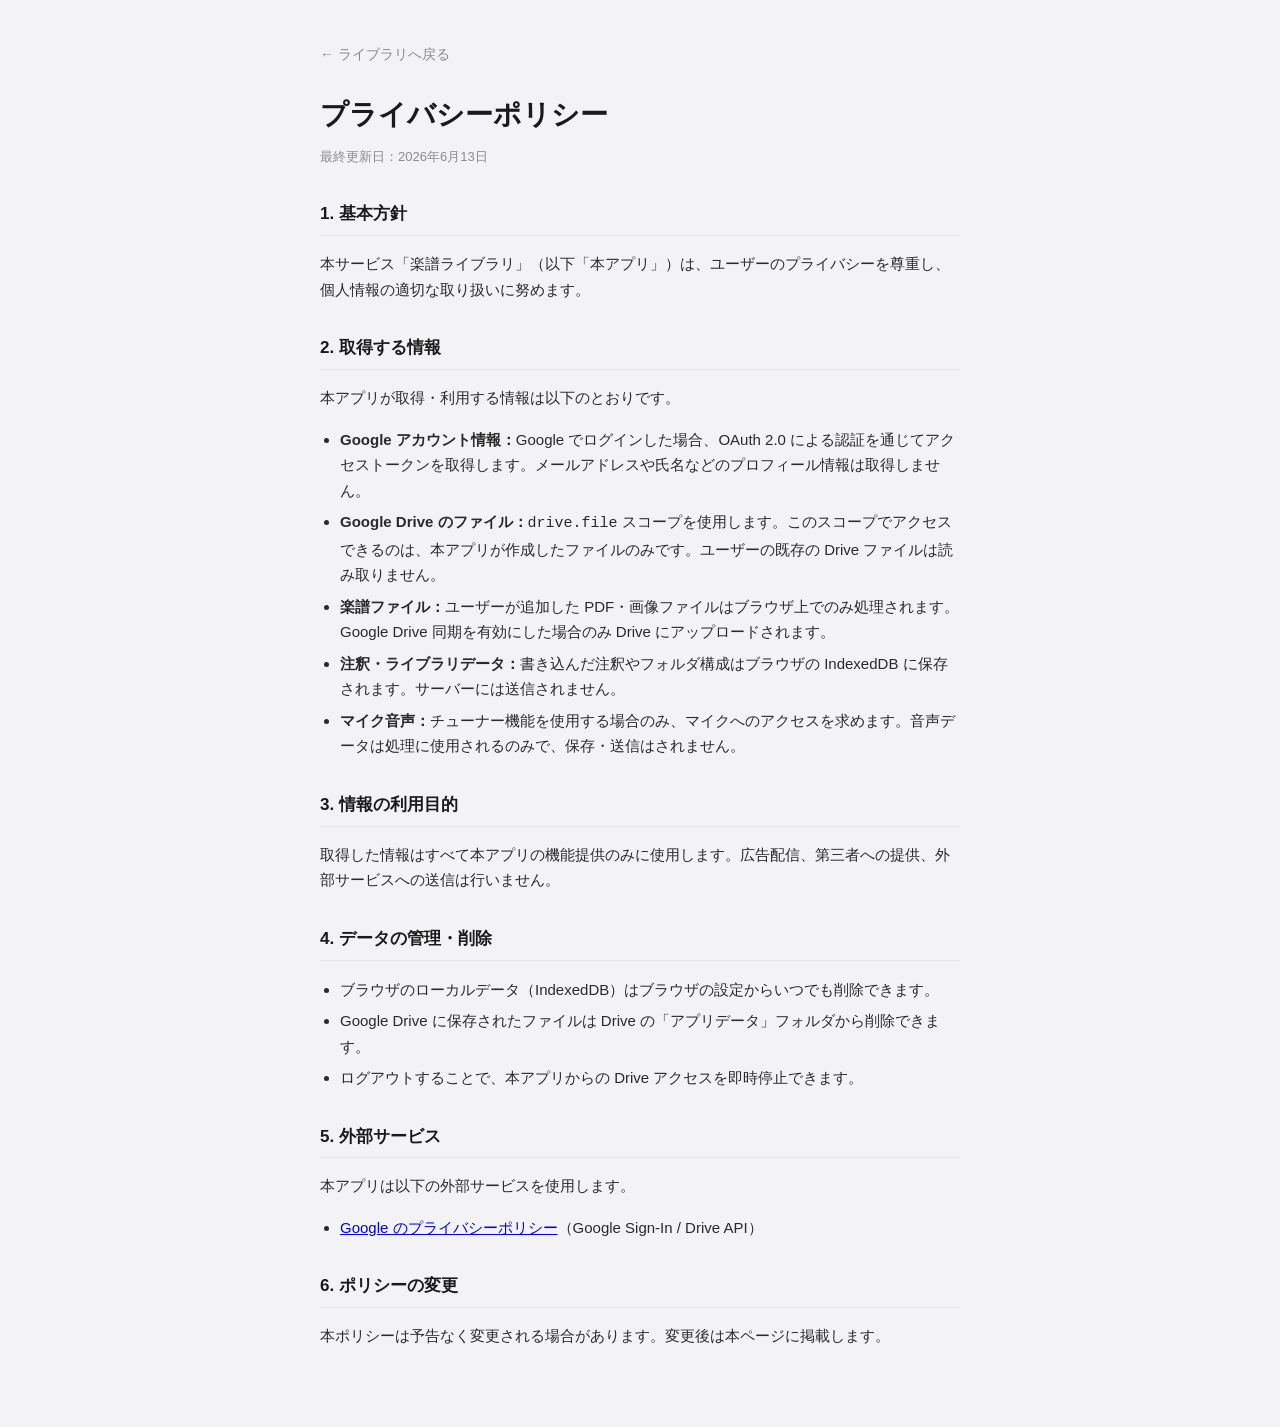
<file: privacy.html>
<!doctype html>
<html lang="ja">
  <head>
    <meta charset="UTF-8" />
    <meta name="viewport" content="width=device-width, initial-scale=1.0" />
    <title>プライバシーポリシー — 楽譜ライブラリ</title>
    <link rel="icon" href="favicon.svg" type="image/svg+xml" />
    <style>
      :root {
        --bg: #f3f3f5;
        --card: #ffffff;
        --line: #e6e6e9;
        --text: #1a1a1a;
        --sub: #8a8a92;
      }
      * { box-sizing: border-box; }
      body {
        margin: 0;
        font-family: "Hiragino Sans", "Noto Sans JP", sans-serif;
        background: var(--bg);
        color: var(--text);
        line-height: 1.7;
      }
      .wrap {
        max-width: 680px;
        margin: 0 auto;
        padding: 40px 20px 64px;
      }
      .back {
        display: inline-block;
        font-size: 14px;
        color: var(--sub);
        text-decoration: none;
        margin-bottom: 24px;
      }
      h1 {
        font-size: 28px;
        font-weight: 800;
        margin: 0 0 8px;
      }
      .updated {
        font-size: 13px;
        color: var(--sub);
        margin: 0 0 32px;
      }
      h2 {
        font-size: 17px;
        font-weight: 700;
        margin: 32px 0 8px;
        border-bottom: 1px solid var(--line);
        padding-bottom: 6px;
      }
      p, li { font-size: 15px; color: #2a2a2a; }
      ul { padding-left: 20px; }
      li { margin-bottom: 6px; }
    </style>
  </head>
  <body>
    <div class="wrap">
      <a class="back" href="/">← ライブラリへ戻る</a>
      <h1>プライバシーポリシー</h1>
      <p class="updated">最終更新日：2026年6月13日</p>

      <h2>1. 基本方針</h2>
      <p>本サービス「楽譜ライブラリ」（以下「本アプリ」）は、ユーザーのプライバシーを尊重し、個人情報の適切な取り扱いに努めます。</p>

      <h2>2. 取得する情報</h2>
      <p>本アプリが取得・利用する情報は以下のとおりです。</p>
      <ul>
        <li><strong>Google アカウント情報：</strong>Google でログインした場合、OAuth 2.0 による認証を通じてアクセストークンを取得します。メールアドレスや氏名などのプロフィール情報は取得しません。</li>
        <li><strong>Google Drive のファイル：</strong><code>drive.file</code> スコープを使用します。このスコープでアクセスできるのは、本アプリが作成したファイルのみです。ユーザーの既存の Drive ファイルは読み取りません。</li>
        <li><strong>楽譜ファイル：</strong>ユーザーが追加した PDF・画像ファイルはブラウザ上でのみ処理されます。Google Drive 同期を有効にした場合のみ Drive にアップロードされます。</li>
        <li><strong>注釈・ライブラリデータ：</strong>書き込んだ注釈やフォルダ構成はブラウザの IndexedDB に保存されます。サーバーには送信されません。</li>
        <li><strong>マイク音声：</strong>チューナー機能を使用する場合のみ、マイクへのアクセスを求めます。音声データは処理に使用されるのみで、保存・送信はされません。</li>
      </ul>

      <h2>3. 情報の利用目的</h2>
      <p>取得した情報はすべて本アプリの機能提供のみに使用します。広告配信、第三者への提供、外部サービスへの送信は行いません。</p>

      <h2>4. データの管理・削除</h2>
      <ul>
        <li>ブラウザのローカルデータ（IndexedDB）はブラウザの設定からいつでも削除できます。</li>
        <li>Google Drive に保存されたファイルは Drive の「アプリデータ」フォルダから削除できます。</li>
        <li>ログアウトすることで、本アプリからの Drive アクセスを即時停止できます。</li>
      </ul>

      <h2>5. 外部サービス</h2>
      <p>本アプリは以下の外部サービスを使用します。</p>
      <ul>
        <li><a href="https://policies.google.com/privacy" target="_blank" rel="noopener">Google のプライバシーポリシー</a>（Google Sign-In / Drive API）</li>
      </ul>

      <h2>6. ポリシーの変更</h2>
      <p>本ポリシーは予告なく変更される場合があります。変更後は本ページに掲載します。</p>
    </div>
  </body>
</html>
</file>
<file: style.css>
:root {
--bg: #f3f3f5;
--card: #ffffff;
--line: #e6e6e9;
--text: #1a1a1a;
--sub: #636368;
--accent: #111111;
--staff-line-color: #dddddd;
--on-accent: #ffffff;
--card-hover: #f0f0f2;
      }

      [data-theme="dark"] {
--bg: #141414;
--card: #1e1e1e;
--line: #2a2a2a;
--text: #e8e8e8;
--sub: #b0b0bb;
--accent: #e8e8e8;
--staff-line-color: #3a3a3a;
--on-accent: #141414;
--card-hover: #252525;
      }

      @media (prefers-color-scheme: dark) {
:root:not([data-theme="light"]) {
  --bg: #141414;
  --card: #1e1e1e;
  --line: #2a2a2a;
  --text: #e8e8e8;
  --sub: #b0b0bb;
  --accent: #e8e8e8;
  --staff-line-color: #3a3a3a;
  --on-accent: #141414;
  --card-hover: #252525;
}
      }

      @media (prefers-reduced-motion: reduce) {
*, *::before, *::after {
  animation-duration: 0.01ms !important;
  animation-iteration-count: 1 !important;
  transition-duration: 0.01ms !important;
}
      }

      * {
box-sizing: border-box;
      }

      body {
margin: 0;
font-family: "Hiragino Sans", "Noto Sans JP", sans-serif;
color: var(--text);
background: var(--bg);
      }

      body.reader-open {
overflow: hidden;
      }

      .app {
max-width: 980px;
margin: 0 auto;
min-height: 100dvh;
padding: 24px 16px 28px;
transition: transform 0.22s ease;
      }

      .header {
display: flex;
align-items: center;
justify-content: space-between;
margin-bottom: 16px;
      }

      .folder-tabs {
display: flex;
flex-wrap: nowrap;
gap: 8px;
margin-bottom: 16px;
overflow-x: auto;
scrollbar-width: none;
      }

      .folder-tabs::-webkit-scrollbar {
display: none;
      }

      .folder-tab {
border: 1.5px solid var(--line);
background: var(--card);
border-radius: 999px;
padding: 7px 18px;
font-size: 13px;
font-weight: 600;
cursor: pointer;
color: var(--text);
transition: background 0.1s ease, border-color 0.1s ease, color 0.1s ease;
white-space: nowrap;
      }

      .folder-tab:hover:not(.active) {
background: var(--card-hover);
      }

      .folder-tab.active {
background: var(--accent);
color: var(--on-accent);
border-color: var(--accent);
      }

      .filter-separator {
width: 1.5px;
height: 26px;
background: var(--line);
margin: 0 4px;
align-self: center;
flex-shrink: 0;
      }

      .sub-filter-group {
display: flex;
border: 1.5px solid var(--line);
border-radius: 999px;
overflow: hidden;
background: var(--card);
      }

      .sub-filter-btn {
border: none;
border-right: 1.5px solid var(--line);
background: transparent;
padding: 5px 14px;
font-size: 13px;
font-weight: 600;
cursor: pointer;
color: var(--sub);
white-space: nowrap;
      }

      .sub-filter-btn:last-child {
border-right: none;
      }

      .sub-filter-btn.active {
background: var(--accent);
color: var(--on-accent);
      }

      .composer-chip {
border: 1.5px solid var(--line);
background: var(--card);
border-radius: 999px;
padding: 5px 14px;
font-size: 12px;
font-weight: 600;
cursor: pointer;
color: var(--sub);
white-space: nowrap;
transition: background 0.1s, color 0.1s, border-color 0.1s;
flex-shrink: 0;
      }

      .composer-chip.active {
background: var(--accent);
color: var(--on-accent);
border-color: var(--accent);
      }

      .composer-chip:hover:not(.active) {
background: var(--card-hover);
      }

      .list-area {
display: block;
      }

      .list-area.has-index {
display: flex;
align-items: flex-start;
gap: 4px;
      }

      .list-area.has-index .list {
flex: 1;
min-width: 0;
      }

      .composer-index {
width: 30px;
flex-shrink: 0;
display: flex;
flex-direction: column;
align-items: center;
position: sticky;
top: 24px;
max-height: calc(100dvh - 48px);
overflow-y: auto;
scrollbar-width: none;
padding: 2px 0;
      }

      .composer-index[hidden] {
display: none;
      }
      .composer-index::-webkit-scrollbar {
display: none;
      }

      .ci-btn {
width: 28px;
height: 20px;
border: none;
background: transparent;
font-size: 11px;
font-weight: 700;
color: var(--accent);
cursor: pointer;
border-radius: 5px;
padding: 0;
display: flex;
align-items: center;
justify-content: center;
      }

      .ci-btn:hover {
background: rgba(17, 17, 17, 0.08);
      }

      .list.composer-mode {
border-radius: 12px;
      }

      .section-header {
list-style: none;
padding: 10px 14px 4px;
font-size: 12px;
font-weight: 800;
letter-spacing: 0.06em;
color: var(--sub);
border-bottom: 1px solid var(--line);
background: var(--bg);
      }

      .section-header:first-child {
border-radius: 12px 12px 0 0;
      }

      .privacy-footer {
margin-top: 32px;
text-align: center;
font-size: 12px;
      }

      .privacy-footer a {
color: var(--sub);
text-decoration: none;
      }

      .privacy-footer a:hover {
text-decoration: underline;
      }

      .header-actions {
display: flex;
align-items: center;
gap: 8px;
      }

      .login-button {
border: 1px solid var(--line);
background: var(--card);
color: var(--text);
border-radius: 999px;
padding: 8px 14px;
font-size: 14px;
font-weight: 600;
cursor: pointer;
white-space: nowrap;
      }

      .logout-button {
border: 1px solid var(--line);
background: var(--card);
color: var(--sub);
border-radius: 999px;
padding: 8px 14px;
font-size: 13px;
cursor: pointer;
white-space: nowrap;
      }

      .drive-status {
font-size: 12px;
color: var(--sub);
white-space: nowrap;
      }

      .title {
margin: 0;
font-size: 44px;
font-weight: 800;
letter-spacing: 0.02em;
      }

      .add-button,
      .action-button {
display: inline-block;
border: none;
background: var(--accent);
color: var(--on-accent);
border-radius: 999px;
padding: 10px 20px;
font-size: 15px;
font-weight: 700;
cursor: pointer;
touch-action: manipulation;
transition: opacity 0.12s ease, transform 0.12s ease;
      }

      .add-button:hover,
      .action-button:hover {
opacity: 0.85;
transform: translateY(-1px);
      }

      .list {
margin: 0;
padding: 0;
list-style: none;
background: var(--card);
border-radius: 16px;
border: 1px solid var(--line);
box-shadow: 0 2px 16px rgba(0, 0, 0, 0.05);
overflow: visible;
      }

      .row {
display: flex;
align-items: center;
gap: 14px;
padding: 14px;
border-bottom: 1px solid var(--line);
cursor: pointer;
position: relative;
overflow: visible;
transition: background 0.12s ease;
      }

      .row:first-child {
border-radius: 16px 16px 0 0;
      }

      .row:last-child {
border-bottom: none;
border-radius: 0 0 16px 16px;
      }

      .row:only-child {
border-radius: 16px;
      }

      .row:hover {
background: var(--card-hover);
      }

      .thumb {
width: 60px;
height: 80px;
border-radius: 6px;
border: 1px solid var(--line);
background: var(--bg);
display: grid;
place-items: center;
flex-shrink: 0;
overflow: hidden;
box-shadow: 0 1px 4px rgba(0,0,0,0.06);
      }

      .thumb img {
width: 100%;
height: 100%;
object-fit: cover;
      }

      .pdf-mark {
font-size: 11px;
font-weight: 800;
letter-spacing: 0.05em;
color: var(--sub);
      }

      .meta {
flex: 1;
min-width: 0;
      }

      .song-title {
margin: 0;
font-size: 18px;
font-weight: 700;
letter-spacing: -0.01em;
white-space: nowrap;
overflow: hidden;
text-overflow: ellipsis;
      }

      .author {
margin: 3px 0 0;
color: var(--sub);
font-size: 13px;
      }

      .tag {
margin-top: 6px;
display: inline-block;
border-radius: 999px;
background: var(--line);
color: var(--text);
padding: 2px 8px;
font-size: 11px;
font-weight: 700;
letter-spacing: 0.03em;
      }

      .star-btn {
border: none;
background: transparent;
font-size: 20px;
color: var(--sub);
padding: 0 5px;
cursor: pointer;
flex-shrink: 0;
line-height: 1;
transition: color 0.12s;
      }

      .star-btn.active {
color: #f5a623;
      }

      .star-btn:hover {
color: #f5a623;
      }

      .more {
border: none;
background: transparent;
color: var(--sub);
font-size: 28px;
padding: 0 8px;
cursor: pointer;
      }

      .library-menu {
position: absolute;
right: 18px;
top: calc(100% - 8px);
min-width: 140px;
background: var(--card);
border: 1px solid var(--line);
border-radius: 14px;
box-shadow: 0 14px 28px rgba(0, 0, 0, 0.12);
padding: 6px;
display: flex;
flex-direction: column;
gap: 4px;
z-index: 5;
      }

      .library-menu[hidden] {
display: none;
      }

      .library-menu-button {
border: none;
background: transparent;
color: var(--text);
text-align: left;
border-radius: 10px;
padding: 10px 12px;
font-size: 14px;
cursor: pointer;
      }

      .library-menu-button:hover {
background: #f6f6f8;
      }

      .library-menu-button.danger {
color: #b42318;
      }

      .library-menu-button.edit {
color: var(--text);
      }

      .sidebar-backdrop {
position: fixed;
inset: 0;
background: rgba(0, 0, 0, 0.18);
display: none;
z-index: 58;
      }

      .sidebar {
position: fixed;
top: 0;
left: 0;
bottom: 0;
width: 290px;
background: rgba(250, 250, 251, 0.98);
border-right: 1px solid var(--line);
box-shadow: 8px 0 24px rgba(0, 0, 0, 0.08);
padding: 16px 14px;
transform: translateX(-102%);
transition: transform 0.22s ease;
z-index: 59;
display: flex;
flex-direction: column;
gap: 12px;
backdrop-filter: blur(14px);
      }

      body.sidebar-open .sidebar {
transform: translateX(0);
      }

      body.sidebar-open .sidebar-backdrop {
display: block;
      }

      body.sidebar-open .app {
transform: translateX(290px);
      }

      .sidebar-header {
display: flex;
align-items: center;
justify-content: space-between;
gap: 10px;
      }

      .sidebar-title {
margin: 0;
font-size: 18px;
font-weight: 800;
      }

      .sidebar-create {
border: 1px solid var(--line);
background: var(--card);
border-radius: 14px;
padding: 12px 14px;
font-size: 14px;
font-weight: 700;
cursor: pointer;
text-align: left;
      }

      .folder-list {
display: grid;
gap: 6px;
overflow: auto;
padding-right: 2px;
      }

      .sidebar-section {
display: grid;
gap: 6px;
padding-top: 4px;
      }

      .sidebar-section-title {
margin: 0;
padding: 8px 4px 0;
font-size: 13px;
font-weight: 800;
color: var(--sub);
      }

      .folder-tree {
display: grid;
gap: 4px;
      }

      .folder-node {
position: relative;
display: grid;
gap: 4px;
      }

      .folder-node-main {
display: flex;
align-items: center;
gap: 6px;
      }

      .folder-node-toggle {
width: 30px;
height: 30px;
border: none;
background: transparent;
color: var(--sub);
cursor: pointer;
flex-shrink: 0;
font-size: 18px;
line-height: 1;
      }

      .folder-node-toggle-empty {
cursor: default;
visibility: hidden;
      }

      .folder-node-label {
min-width: 0;
overflow: hidden;
text-overflow: ellipsis;
white-space: nowrap;
flex: 1;
      }

      .folder-node-menu {
position: absolute;
right: 8px;
top: calc(100% - 2px);
min-width: 150px;
background: var(--card);
border: 1px solid var(--line);
border-radius: 14px;
box-shadow: 0 14px 28px rgba(0, 0, 0, 0.12);
padding: 6px;
display: flex;
flex-direction: column;
gap: 4px;
z-index: 6;
      }

      .folder-node-menu[hidden] {
display: none;
      }

      .favorite-list {
display: grid;
gap: 4px;
      }

      .favorite-item {
display: flex;
align-items: center;
gap: 8px;
width: 100%;
border: 1px solid var(--line);
background: var(--card);
border-radius: 12px;
padding: 10px 12px;
cursor: pointer;
text-align: left;
      }

      .favorite-item-title {
min-width: 0;
flex: 1;
overflow: hidden;
text-overflow: ellipsis;
white-space: nowrap;
      }

      .favorite-item-main {
border: none;
background: transparent;
padding: 0;
color: inherit;
cursor: pointer;
text-align: left;
      }

      .favorite-item-unstar {
border: none;
background: transparent;
color: #b42318;
font-size: 16px;
cursor: pointer;
flex-shrink: 0;
      }

      .folder-item {
border: 1px solid var(--line);
background: var(--card);
border-radius: 14px;
padding: 12px 14px;
cursor: pointer;
display: flex;
align-items: center;
justify-content: space-between;
gap: 10px;
color: var(--text);
text-align: left;
      }

      .folder-item.active {
background: var(--card-hover);
border-color: var(--accent);
font-weight: 700;
      }

      .folder-item-main {
display: flex;
align-items: center;
gap: 10px;
min-width: 0;
border: none;
background: transparent;
padding: 0;
color: inherit;
cursor: pointer;
flex: 1;
      }

      .folder-item-icon {
width: 28px;
height: 28px;
border-radius: 9px;
background: var(--line);
display: grid;
place-items: center;
font-size: 14px;
flex-shrink: 0;
      }

      .folder-item-label {
min-width: 0;
overflow: hidden;
text-overflow: ellipsis;
white-space: nowrap;
      }

      .folder-item-count {
color: var(--sub);
font-size: 13px;
flex-shrink: 0;
      }

      .folder-empty {
color: var(--sub);
font-size: 14px;
padding: 10px 2px;
      }

      .folder-move-list {
display: grid;
gap: 8px;
margin-top: 8px;
max-height: 46vh;
overflow-y: auto;
overflow-x: hidden;
padding-right: 4px;
      }

      .folder-picker-row {
width: calc(100% - 4px);
max-width: calc(100% - 4px);
min-width: 0;
border: 1px solid var(--line);
background: var(--card);
border-radius: 12px;
padding: 11px 12px;
display: flex;
align-items: center;
gap: 8px;
cursor: pointer;
text-align: left;
transition: background-color 0.18s ease, border-color 0.18s ease, transform 0.18s ease;
      }

      .folder-picker-row.expanded {
background: var(--bg);
      }

      .folder-picker-row.selected {
background: var(--card-hover);
border-color: var(--accent);
      }

      .folder-picker-row:hover {
transform: none;
      }

      .folder-picker-chevron {
width: 20px;
flex-shrink: 0;
border: none;
background: transparent;
color: var(--sub);
transition: transform 0.18s ease;
display: grid;
place-items: center;
font-size: 16px;
cursor: pointer;
padding: 0;
      }

      .folder-picker-row.expanded .folder-picker-chevron {
transform: rotate(90deg);
      }

      .folder-picker-icon {
width: 22px;
height: 22px;
border-radius: 7px;
background: var(--line);
display: grid;
place-items: center;
flex-shrink: 0;
color: var(--text);
font-size: 12px;
      }

      .folder-picker-label {
min-width: 0;
flex: 1;
overflow: hidden;
text-overflow: ellipsis;
white-space: nowrap;
      }

      .folder-picker-check {
width: 20px;
flex-shrink: 0;
color: #0f4da8;
font-weight: 800;
text-align: center;
      }

      .folder-move-button {
border: 1px solid var(--line);
background: var(--card);
border-radius: 12px;
padding: 12px 14px;
font-size: 14px;
cursor: pointer;
text-align: left;
      }

      .folder-move-button.active {
background: var(--card-hover);
border-color: var(--accent);
font-weight: 700;
      }

      .folder-picker-summary-wrap {
margin-top: 10px;
padding-top: 10px;
border-top: 1px solid var(--line);
      }

      .folder-picker-summary {
color: var(--sub);
font-size: 13px;
line-height: 1.45;
min-height: 22px;
      }

      .empty {
background: var(--card);
border: 1px solid var(--line);
border-radius: 20px;
padding: 64px 24px;
text-align: center;
box-shadow: 0 2px 16px rgba(0, 0, 0, 0.05);
      }

      .empty-icon {
font-size: 48px;
margin: 0 0 20px;
opacity: 0.18;
line-height: 1;
      }

      .empty-eyebrow {
font-size: 11px;
font-weight: 800;
letter-spacing: 0.12em;
text-transform: uppercase;
color: var(--sub);
margin: 0 0 10px;
      }

      .empty-title {
font-size: 26px;
font-weight: 800;
letter-spacing: -0.02em;
margin: 0 0 10px;
      }

      .empty-desc {
color: var(--sub);
font-size: 15px;
line-height: 1.65;
margin: 0 auto 28px;
max-width: 340px;
      }

      .empty-features {
display: flex;
justify-content: center;
gap: 20px;
margin: 0 0 32px;
flex-wrap: wrap;
      }

      .empty-feature {
font-size: 12px;
font-weight: 700;
color: var(--sub);
letter-spacing: 0.02em;
      }

      .empty-feature::before {
content: '·';
margin-right: 6px;
opacity: 0.4;
      }

      .empty-feature:first-child::before {
display: none;
      }

      .file-input {
position: absolute;
width: 1px;
height: 1px;
padding: 0;
margin: -1px;
overflow: hidden;
clip: rect(0, 0, 0, 0);
border: 0;
      }

      .overlay {
position: fixed;
inset: 0;
background: rgba(0, 0, 0, 0.45);
display: none;
z-index: 40;
      }

      .sheet {
position: fixed;
left: 0;
right: 0;
bottom: 0;
background: var(--card);
border-top-left-radius: 18px;
border-top-right-radius: 18px;
padding: 14px;
padding-bottom: max(14px, env(safe-area-inset-bottom, 0px));
transform: translateY(100%);
transition: transform 0.22s ease;
z-index: 50;
      }

      .sheet.open {
transform: translateY(0);
      }

      .sheet-header,
      .reader-header {
display: flex;
align-items: center;
justify-content: space-between;
margin-bottom: 10px;
      }

      .sheet-title,
      .reader-title {
margin: 0;
font-size: 16px;
font-weight: 700;
      }

      .close-button,
      .ghost-button {
border: 1px solid var(--line);
background: var(--card);
border-radius: 999px;
padding: 6px 12px;
font-size: 14px;
cursor: pointer;
color: var(--text);
      }

      .preview-stage,
      .reader-stage {
border: 1px solid var(--line);
border-radius: 12px;
padding: 10px;
background: var(--bg);
min-height: 260px;
      }

      .preview-stage {
display: block;
max-height: 74vh;
overflow-y: auto;
      }

      .reader-stage {
display: grid;
place-items: center;
      }

      .preview-stage canvas,
      .preview-stage img {
max-width: 100%;
border-radius: 8px;
object-fit: contain;
      }

      .reader-stage canvas,
      .reader-stage img {
max-width: none;
max-height: none;
border-radius: 8px;
object-fit: contain;
      }

      .preview-page {
margin: 0 auto 10px;
width: fit-content;
      }

      .preview-page:last-child {
margin-bottom: 0;
      }

      .pager {
margin-top: 10px;
display: flex;
align-items: center;
justify-content: center;
gap: 10px;
      }

      .page-label {
min-width: 92px;
text-align: center;
color: var(--sub);
font-size: 14px;
font-weight: 700;
cursor: pointer;
border-radius: 6px;
padding: 2px 4px;
      }
      .page-label:hover { background: rgba(0,0,0,0.05); }

      .page-jump-input {
width: 72px;
padding: 4px 6px;
border: 1.5px solid var(--accent);
border-radius: 6px;
font-size: 13px;
font-weight: 700;
text-align: center;
color: var(--text);
outline: none;
      }
      .page-jump-input[hidden] { display: none !important; }

      .preview-pager {
justify-content: center;
      }

      .sheet-actions {
margin-top: 12px;
display: flex;
justify-content: flex-end;
      }

      .editor-form {
display: grid;
gap: 12px;
      }

      .editor-field {
display: grid;
gap: 6px;
      }

      .editor-label {
font-size: 13px;
font-weight: 700;
color: var(--sub);
      }

      .editor-input {
width: 100%;
border: 1px solid var(--line);
border-radius: 12px;
background: var(--bg);
padding: 12px 14px;
font-size: 16px;
color: var(--text);
outline: none;
      }

      .editor-input:focus {
border-color: var(--sub);
box-shadow: 0 0 0 3px rgba(128, 128, 128, 0.12);
      }

      .composer-suggestions {
position: fixed;
background: var(--card);
border: 1px solid var(--line);
border-radius: 14px;
box-shadow: 0 10px 24px rgba(0, 0, 0, 0.14);
padding: 6px;
display: flex;
flex-direction: column;
gap: 2px;
z-index: 1000;
overflow-y: auto;
      }

      .composer-suggestions[hidden] {
display: none;
      }

      .composer-suggestion-item {
border: none;
background: transparent;
text-align: left;
border-radius: 10px;
padding: 10px 12px;
font-size: 14px;
cursor: pointer;
color: var(--text);
      }

      .composer-suggestion-item:hover {
background: #f6f6f8;
      }

      #editSheet {
min-height: 54vh;
      }

      .editor-actions {
margin-top: 6px;
display: flex;
justify-content: flex-end;
gap: 8px;
      }

      .reader {
position: fixed;
inset: 0;
background: var(--bg);
z-index: 60;
padding: 44px 14px 14px;
display: none;
flex-direction: column;
gap: 10px;
overflow: hidden;
      }

      .reader-tabs {
position: absolute;
top: 0;
left: 0;
right: 0;
z-index: 80;
display: flex;
align-items: flex-end;
gap: 4px;
min-width: 0;
padding: 0 12px 0;
background: rgba(246, 246, 248, 0.96);
border-bottom: none;
backdrop-filter: blur(12px);
      }

      .reader-tabs-list {
display: flex;
align-items: center;
gap: 4px;
flex: 1;
min-width: 0;
overflow-x: auto;
overflow-y: hidden;
padding-bottom: 0;
-ms-overflow-style: none;
scrollbar-width: none;
-webkit-overflow-scrolling: touch;
      }

      .reader-tabs-list::-webkit-scrollbar {
display: none;
      }

      .reader-tab {
border: 1px solid var(--line);
background: var(--card-hover);
color: var(--sub);
border-radius: 12px 12px 0 0;
padding: 7px 10px 6px;
font-size: 12px;
cursor: pointer;
width: clamp(136px, calc((100vw - 86px) / 7.5), 188px);
flex: 0 0 auto;
display: flex;
align-items: center;
gap: 6px;
text-align: left;
margin-top: -1px;
margin-bottom: -1px;
      }

      .reader-tab.active {
background: var(--card);
border-color: var(--line);
color: var(--text);
box-shadow: inset 0 1px 0 rgba(255, 255, 255, 0.55);
      }

      .reader-tab-label {
min-width: 0;
flex: 1;
overflow: hidden;
text-overflow: ellipsis;
white-space: nowrap;
      }

      .reader-tab-close {
border: none;
background: transparent;
color: inherit;
font-size: 15px;
line-height: 1;
padding: 0;
width: 14px;
height: 14px;
cursor: pointer;
opacity: 0.7;
flex: 0 0 auto;
      }

      .reader-tab-close:hover {
opacity: 1;
      }

      .reader-tab-add {
flex: 0 0 auto;
width: 34px;
height: 34px;
border-radius: 10px;
border: 1px solid var(--line);
background: var(--card-hover);
color: var(--text);
font-size: 22px;
line-height: 1;
cursor: pointer;
margin-bottom: 3px;
      }

      .reader-body {
position: relative;
flex: 1;
min-height: 0;
overflow: hidden;
      }

      /* ── 注釈ストリップ (常時表示・左固定) ── */
      .annotation-strip {
position: absolute;
left: 0;
top: 0;
bottom: 0;
width: 52px;
z-index: 25;
pointer-events: auto;
display: flex;
flex-direction: column;
align-items: center;
padding: 6px 4px;
gap: 0;
background: var(--card);
border-right: 1px solid var(--line);
overflow: visible;
      }
      /* サイドバートグルボタン（ストリップ内） */
      .annotation-strip .sidebar-toggle-btn {
position: static;
width: 44px;
padding: 6px;
justify-content: center;
margin-bottom: 4px;
flex-shrink: 0;
transition: background 0.1s;
      }
      /* 注釈バーをストリップ内で縦並びに */
      .annotation-strip #annotationBar {
position: static;
flex-direction: column;
flex-wrap: nowrap;
align-items: center;
gap: 1px;
padding: 0;
border: none;
background: none;
width: 100%;
      }
      .annotation-strip .ab-btn {
width: 44px;
padding: 4px 0;
justify-content: center;
      }
      /* セパレーターを縦→横に */
      .annotation-strip .ab-cs-sep {
width: 36px;
height: 1px;
margin: 3px 0;
      }
      /* カラー/サイズパネル：ストリップ右側にポップアップ */
      .annotation-strip #abColorSizePanel {
position: absolute;
left: calc(100% + 6px);
top: 60px;
flex-direction: row;
flex-wrap: wrap;
max-width: 150px;
gap: 5px;
background: var(--card);
border: 1px solid var(--line);
border-radius: 10px;
padding: 8px;
box-shadow: 0 4px 16px rgba(0,0,0,0.12);
z-index: 110;
align-items: center;
pointer-events: none;
      }
      .annotation-strip #abColorSizePanel .ab-color,
      .annotation-strip #abColorSizePanel .ab-size,
      .annotation-strip #abColorSizePanel .ab-stamp-size-row,
      .annotation-strip #abColorSizePanel .ab-stamp-size-row * {
pointer-events: auto;
      }
      /* ビート表示：右上に常時表示 */
      .beat-overlay {
position: absolute;
top: 8px;
right: 14px;
z-index: 36;
pointer-events: none;
      }
      .beat-overlay .beat-indicator {
min-width: auto;
font-size: 13px;
font-weight: 700;
letter-spacing: 0.08em;
padding: 4px 8px;
border-radius: 8px;
white-space: nowrap;
border: 1px solid var(--line);
background: var(--card);
backdrop-filter: blur(8px);
display: block;
      }

      .left-rail,
      .right-rail {
position: absolute;
top: 8px;
bottom: 8px;
z-index: 20;
pointer-events: none;
      }

      .left-rail {
left: 52px;
width: 270px;
display: flex;
flex-direction: column;
transform: translateX(-322px);
transition: transform 0.2s ease;
border-right: 1px solid var(--line);
      }

      .reader.sidebar-open .left-rail {
transform: translateX(0);
pointer-events: auto;
      }

      /* サイドバートグルボタン（単体配置時の基本スタイル） */
      .sidebar-toggle-btn {
background: var(--card);
border: 1px solid var(--line);
border-radius: 8px;
padding: 6px 9px;
cursor: pointer;
color: var(--sub);
display: flex;
align-items: center;
      }
      .sidebar-toggle-btn:hover { background: var(--card); }

      .mobile-tools-toggle {
display: none;
      }

      .mobile-tools-panel {
display: flex;
flex-direction: column;
justify-content: flex-start;
flex: 1;
gap: 6px;
min-height: 0;
overflow-y: auto;
scrollbar-width: none;
background: var(--card);
padding: 8px;
      }

      .mobile-tools-panel::-webkit-scrollbar {
display: none;
      }

      .right-rail {
right: auto;
left: 0;
width: 100%;
display: flex;
flex-direction: column;
justify-content: flex-end;
position: static;
      }

      .reader-tools {
display: flex;
flex-direction: column;
align-items: stretch;
gap: 8px;
position: relative;
z-index: 20;
pointer-events: auto;
background: var(--card);
border: 1px solid var(--line);
border-radius: 12px;
padding: 8px;
      }

      .tool-group {
display: flex;
flex-direction: column;
align-items: flex-start;
gap: 6px;
font-size: 14px;
color: var(--sub);
      }

      .tool-buttons {
display: flex;
flex-wrap: wrap;
gap: 6px;
      }

      .tool-buttons.compact {
gap: 5px;
      }

      .annotation-tool-grid {
display: grid;
grid-template-columns: repeat(3, minmax(0, 1fr));
gap: 6px;
width: 100%;
      }

      .annotation-tool-grid .tool-button {
width: 100%;
padding-inline: 6px;
      }

      .value-text {
min-width: 34px;
text-align: right;
      }

      .tool-button {
border: 1px solid var(--line);
background: var(--card);
border-radius: 999px;
padding: 6px 10px;
font-size: 13px;
cursor: pointer;
color: var(--text);
display: inline-flex;
align-items: center;
justify-content: center;
      }

      .tool-button.active {
background: var(--accent);
color: var(--on-accent);
border-color: var(--accent);
      }

      .tool-button.symbol-button {
min-width: 38px;
padding: 6px 9px;
font-weight: 700;
      }

      .layout-buttons .tool-button {
padding: 4px 6px;
      }
      .layout-buttons .tool-button svg {
width: 32px;
height: 32px;
      }

      .feature-block {
display: flex;
flex-direction: column;
gap: 8px;
pointer-events: auto;
      }

      .feature-panel[hidden] {
display: none !important;
      }

      .feature-disclosure summary {
list-style: none;
      }

      .feature-disclosure summary::-webkit-details-marker {
display: none;
      }

      .feature-summary {
display: inline-flex;
align-items: center;
justify-content: center;
      }

      .reader-main {
position: relative;
height: 100%;
min-height: 0;
padding-left: 58px;
padding-right: 12px;
transition: padding-left 0.2s ease;
      }

      .reader:not(.focus-mode).sidebar-open .reader-main {
padding-left: 292px;
      }

      .focus-exit {
position: absolute;
top: 54px;
right: 14px;
z-index: 36;
display: none;
gap: 6px;
flex-direction: column;
      }

      .reader.focus-mode .focus-exit {
display: flex;
      }

      .focus-exit .close-button {
min-width: 88px;
background: var(--card);
backdrop-filter: blur(12px);
      }

      #focusModeExitButton svg {
width: 32px;
height: 32px;
      }

      .focus-exit .beat-indicator {
display: none;
      }

      .reader.focus-mode .focus-exit .beat-indicator {
display: block;
width: 44px;
min-width: 44px;
font-size: 18px;
letter-spacing: 0;
writing-mode: vertical-rl;
text-orientation: mixed;
line-height: 1.1;
padding: 10px 11px 10px 7px;
margin-left: auto;
text-align: center;
background: var(--card);
backdrop-filter: blur(12px);
      }

      .reader.focus-mode .right-rail,
      .reader.focus-mode .floating-panel {
display: none !important;
      }

      .reader.focus-mode .reader-header {
display: none;
      }


      .reader.focus-mode .focus-exit {
top: 54px;
      }

      .reader.focus-mode {
padding-top: 0;
      }

      .reader.focus-mode .reader-body {
padding-top: 0;
      }

      .reader.focus-mode .annotation-strip {
display: none !important;
      }

      .reader.focus-mode .reader-main {
padding-left: 0;
padding-right: 0;
      }

      .reader.focus-mode .reader-stage {
border-radius: 0;
border-left: none;
border-right: none;
      }

      .focus-nav {
position: absolute;
inset: 50% 18px auto 18px;
transform: translateY(-50%);
z-index: 35;
display: none;
justify-content: space-between;
pointer-events: none;
      }

      .reader.focus-mode .focus-nav {
display: flex;
      }

      .focus-nav-button {
width: 52px;
height: 52px;
border: none;
border-radius: 999px;
background: rgba(17, 17, 17, 0.66);
color: #fff;
font-size: 28px;
line-height: 1;
cursor: pointer;
pointer-events: auto;
display: inline-flex;
align-items: center;
justify-content: center;
backdrop-filter: blur(8px);
      }

      .focus-nav-button:disabled {
opacity: 0.3;
cursor: default;
      }

      .zoom-controls {
display: flex;
align-items: center;
gap: 6px;
      }

      .layout-controls {
display: flex;
flex-direction: column;
align-items: flex-start;
gap: 6px;
      }

      .layout-buttons {
display: flex;
align-items: center;
gap: 6px;
flex-wrap: wrap;
      }

      .beat-indicator {
min-width: 100%;
text-align: center;
font-size: 22px;
color: var(--text);
font-weight: 700;
letter-spacing: 0.14em;
border: 1px solid var(--line);
border-radius: 12px;
background: var(--card);
padding: 8px 10px;
pointer-events: auto;
      }

      .zoom-label {
min-width: 54px;
text-align: center;
font-size: 13px;
color: var(--sub);
font-weight: 700;
      }

      .metronome-panel {
width: min(100%, 340px);
background: #4f5658;
border-radius: 14px;
padding: 10px 10px 12px;
color: #f3f5f6;
border: 1px solid #454b4d;
      }

      .metro-options {
margin-top: 8px;
display: flex;
flex-direction: column;
gap: 8px;
      }

      .metro-option-title {
font-size: 12px;
color: rgba(243, 245, 246, 0.9);
      }

      .metro-option-grid {
display: grid;
grid-template-columns: repeat(4, minmax(0, 1fr));
gap: 6px;
      }

      .metro-option-btn {
border: 1px solid rgba(243, 245, 246, 0.32);
background: rgba(255, 255, 255, 0.08);
color: #f3f5f6;
border-radius: 10px;
padding: 6px 4px;
font-size: 12px;
cursor: pointer;
      }

      .metro-option-btn.active {
background: rgba(243, 245, 246, 0.95);
color: #3f4548;
border-color: rgba(243, 245, 246, 0.95);
      }

      .metro-option-btn.rhythm-symbol {
display: flex;
align-items: center;
justify-content: center;
min-height: 52px;
padding: 4px;
      }

      .metro-rhythm-icon {
display: block;
width: 100%;
height: 100%;
max-width: 44px;
max-height: 44px;
object-fit: contain;
filter: brightness(0) saturate(100%) invert(1);
      }

      .metro-option-btn.active .metro-rhythm-icon {
filter: brightness(0) saturate(100%) invert(34%) sepia(7%) saturate(440%) hue-rotate(162deg) brightness(94%) contrast(89%);
      }

      .metro-option-btn.rhythm-symbol.lift-up .metro-rhythm-icon {
transform: translateY(-4px);
      }

      .metro-swing {
height: 90px;
display: grid;
place-items: center;
margin-bottom: 4px;
      }

      .metro-rail {
position: relative;
width: 10px;
height: 98px;
background: #d9ad71;
border-radius: 999px;
      }

      .metro-arm {
position: absolute;
left: 50%;
top: 0;
width: 4px;
height: 98px;
transform-origin: bottom center;
transform: translateX(-2px) rotate(0deg);
transition: transform 120ms ease-out;
      }

      .metro-weight {
position: absolute;
left: 50%;
top: 44px;
width: 28px;
height: 28px;
border-radius: 50%;
background: #f6f6f6;
box-shadow: -3px 4px 0 rgba(0, 0, 0, 0.2);
transform: translateX(-14px);
touch-action: none;
cursor: ns-resize;
      }

      .metro-marking {
text-align: center;
font-size: 18px;
margin-top: 2px;
      }

      .metro-bpm-row {
margin-top: 2px;
display: flex;
align-items: center;
gap: 8px;
      }

      .metro-adjust {
width: 42px;
height: 42px;
flex-shrink: 0;
border-radius: 50%;
border: 2px solid rgba(244, 247, 247, 0.86);
background: transparent;
color: #f4f7f7;
font-size: 24px;
line-height: 1;
cursor: pointer;
      }

      .metro-bpm {
flex: 1;
min-width: 0;
text-align: center;
font-size: 52px;
line-height: 1;
font-weight: 400;
      }

      .metro-start {
width: 100%;
margin-top: 8px;
border: 2px solid rgba(244, 247, 247, 0.86);
border-radius: 14px;
background: transparent;
color: #f4f7f7;
font-size: 22px;
padding: 7px 12px;
letter-spacing: 0.04em;
cursor: pointer;
      }

      .metro-start.running {
background: rgba(255, 255, 255, 0.16);
      }

      .tuner-panel {
width: min(100%, 340px);
border: 1px solid var(--line);
border-radius: 10px;
padding: 8px;
background: var(--card);
      }

      .tuner-direction {
font-size: 13px;
font-weight: 600;
text-align: center;
min-height: 18px;
margin-top: 6px;
color: var(--sub);
transition: color 200ms ease;
      }

      .tuner-mic-btn {
display: flex;
align-items: center;
justify-content: center;
gap: 8px;
width: 100%;
padding: 10px;
border-radius: 10px;
border: none;
background: #e8e8e8;
color: #444;
font-size: 14px;
font-weight: 600;
cursor: pointer;
margin-bottom: 8px;
transition: background 200ms ease, color 200ms ease;
      }

      .tuner-mic-btn.is-active {
background: #3a8c5c;
color: white;
      }

      .tuner-arc-container {
position: relative;
width: 100%;
margin: 6px 0 0;
      }

      .tuner-arc-svg {
width: 100%;
height: auto;
display: block;
      }

      .tuner-arc-svg path {
transition: fill 120ms ease;
      }



      .tuner-threshold {
margin-top: 8px;
display: flex;
flex-direction: column;
gap: 4px;
      }

      .tuner-threshold-header,
      .tuner-threshold-scale {
display: flex;
justify-content: space-between;
gap: 8px;
font-size: 11px;
color: var(--sub);
      }

      .tuner-threshold-value {
font-weight: 700;
color: var(--text);
      }

      .tuner-threshold-slider {
width: 100%;
      }

      .floating-panel {
position: absolute;
left: 258px;
z-index: 30;
width: min(320px, 42vw);
max-height: calc(100% - 24px);
overflow: auto;
box-shadow: 0 10px 24px rgba(0, 0, 0, 0.22);
      }

      #tunerPanel {
top: 56px;
bottom: 16px;
max-height: calc(100% - 72px);
      }

      .reader-stage {
min-height: 0;
height: 100%;
display: block;
overflow: auto;
-webkit-overflow-scrolling: touch;
padding: 8px;
      }

      .reader-stage .page-layer {
margin: 0 auto;
      }

      .reader-group {
display: flex;
align-items: flex-start;
justify-content: center;
gap: 12px;
width: fit-content;
margin: 0 auto;
      }

      .reader-group--vertical {
flex-direction: column;
align-items: center;
      }

      .reader-page-cell {
display: block;
      }

      /* scrollV/scrollH buttons: mobile-only */
      #layoutScrollVBtn,
      #layoutScrollHBtn {
display: none;
      }

      /* 注釈バー: サイドバー内に縦表示 */
      #annotationBar {
display: flex;
align-items: center;
flex-wrap: nowrap;
flex-direction: column;
gap: 1px;
padding: 0;
pointer-events: auto;
width: 100%;
      }

      /* 注釈バー内のボタン・カラー・サイズ共通スタイル */
      .ab-btn {
border: none;
background: transparent;
border-radius: 8px;
padding: 5px 8px;
cursor: pointer;
min-width: 36px;
display: flex;
align-items: center;
justify-content: center;
flex-shrink: 0;
color: var(--text);
      }
      .ab-btn.active { background: rgba(0, 0, 0, 0.07); }
      #abRedCircleBtn { color: #d32f2f; }
      .ab-bowslur-panel {
position: absolute;
left: 54px;
top: 0;
background: var(--card);
border: 1px solid var(--line);
border-radius: 10px;
box-shadow: 0 4px 16px rgba(0,0,0,0.12);
padding: 4px;
display: flex;
flex-direction: column;
gap: 2px;
z-index: 100;
min-width: 96px;
pointer-events: none;
      }
      .ab-bowslur-panel[hidden] { display: none; }
      .ab-bowslur-opt {
display: flex;
align-items: center;
gap: 6px;
padding: 6px 10px;
border: none;
background: transparent;
border-radius: 7px;
cursor: pointer;
color: var(--text);
font-size: 13px;
white-space: nowrap;
width: 100%;
text-align: left;
pointer-events: auto;
      }
      .ab-bowslur-opt:hover { background: rgba(0,0,0,0.05); }
      .ab-bowslur-opt.active { background: rgba(0,0,0,0.07); font-weight: 600; }
      .ab-finger-opt { font-size: 18px; font-weight: 700; justify-content: center; }
      .ab-acc-panel[hidden], .ab-finger-panel[hidden] { display: none; }
      .ab-cs-panel {
display: none;
align-items: center;
gap: 5px;
flex-shrink: 0;
      }
      .ab-cs-panel.visible { display: flex; }
      .ab-cs-sep {
width: 1px; height: 18px;
background: var(--line);
margin: 0 1px; flex-shrink: 0;
      }
      .ab-color {
width: 22px; height: 22px;
border-radius: 50%;
border: 2.5px solid transparent;
cursor: pointer; padding: 0; flex-shrink: 0; outline: none;
box-shadow: 0 0 0 1px rgba(0,0,0,0.12);
transition: border-color 0.12s;
      }
      .ab-color.selected {
border-color: rgba(0,0,0,0.55);
box-shadow: 0 0 0 2px #fff inset, 0 0 0 1px rgba(0,0,0,0.12);
      }
      .ab-color-custom {
background: #f5f5f5 !important;
border: 1.5px solid #ccc !important;
color: #555; font-size: 13px; font-weight: 800; line-height: 1;
box-shadow: none !important;
display: flex; align-items: center; justify-content: center;
      }
      #abColorInput {
position: absolute; width: 0; height: 0;
opacity: 0; pointer-events: none;
      }
      .ab-size {
border: none; background: transparent; cursor: pointer;
padding: 5px; display: flex; align-items: center;
justify-content: center; border-radius: 6px; flex-shrink: 0;
      }
      .ab-size.selected { background: rgba(0,0,0,0.07); }
      .ab-size::after {
content: ''; display: block; border-radius: 50%; background: #999;
      }
      .ab-size.selected::after { background: #222; }
      .ab-size[data-size="S"]::after { width: 5px; height: 5px; }
      .ab-size[data-size="M"]::after { width: 9px; height: 9px; }
      .ab-size[data-size="L"]::after { width: 14px; height: 14px; }
      .ab-cs-panel.size-only .ab-color,
      .ab-cs-panel.size-only .ab-cs-sep { display: none; }
      .ab-cs-panel.color-only .ab-size,
      .ab-cs-panel.color-only .ab-cs-sep { display: none; }
      .ab-stamp-size-row {
display: none;
flex-basis: 100%;
align-items: center;
justify-content: center;
padding-top: 5px;
margin-top: 2px;
border-top: 1px solid var(--line);
      }
      .ab-cs-panel.has-stamp-size .ab-stamp-size-row { display: flex; }
      .ab-sz-picker {
position: relative;
display: flex;
align-items: center;
background: var(--bg, #f5f5f5);
border: 1px solid var(--line, #ddd);
border-radius: 6px;
overflow: visible;
      }
      .ab-sz-input {
width: 28px;
border: none;
background: transparent;
font-size: 13px;
font-variant-numeric: tabular-nums;
text-align: center;
padding: 3px 0 3px 6px;
outline: none;
-moz-appearance: textfield;
color: var(--text, #111);
      }
      .ab-sz-input::-webkit-outer-spin-button,
      .ab-sz-input::-webkit-inner-spin-button { -webkit-appearance: none; margin: 0; }
      .ab-sz-spinners {
display: flex;
flex-direction: column;
border-left: 1px solid var(--line, #ddd);
      }
      .ab-sz-stepbtn {
border: none;
background: transparent;
cursor: pointer;
padding: 0 4px;
font-size: 7px;
line-height: 1;
height: 12px;
color: var(--text-dim, #666);
display: flex;
align-items: center;
justify-content: center;
flex: 1;
transition: background 0.1s;
      }
      .ab-sz-stepbtn:hover { background: rgba(0,0,0,0.08); }
      .ab-sz-dropbtn {
border: none;
background: transparent;
cursor: pointer;
padding: 3px 5px;
font-size: 9px;
color: var(--text-dim, #666);
border-left: 1px solid var(--line, #ddd);
align-self: stretch;
display: flex;
align-items: center;
border-radius: 0 5px 5px 0;
transition: background 0.1s;
      }
      .ab-sz-dropbtn:hover { background: rgba(0,0,0,0.06); }
      .ab-sz-dropdown {
position: absolute;
bottom: calc(100% + 6px);
left: 0;
background: rgba(28,28,30,0.96);
color: #fff;
border-radius: 10px;
padding: 4px;
min-width: 80px;
max-height: 180px;
overflow-y: auto;
z-index: 300;
box-shadow: 0 4px 20px rgba(0,0,0,0.3);
pointer-events: auto;
      }
      .ab-sz-dropdown[hidden] { display: none; }
      .ab-sz-opt {
display: block;
width: 100%;
padding: 6px 12px;
border: none;
background: transparent;
color: #fff;
font-size: 13px;
font-variant-numeric: tabular-nums;
text-align: left;
cursor: pointer;
border-radius: 6px;
      }
      .ab-sz-opt:hover { background: rgba(255,255,255,0.12); }
      .ab-sz-opt.selected { background: #1e88e5; }
      .ab-cs-panel.size-only .ab-size::after {
width: var(--dot-sz); height: var(--dot-sz);
      }
      #eraserCursor {
position: fixed; pointer-events: none; border-radius: 50%;
border: 1.5px solid rgba(128, 128, 128, 0.5);
background: rgba(128, 128, 128, 0.1);
display: none; transform: translate(-50%, -50%); z-index: 9999;
      }
      .ab-beat {
margin-left: auto; min-width: auto;
font-size: 13px; letter-spacing: 0.08em;
padding: 4px 8px; border-radius: 8px;
white-space: nowrap; flex-shrink: 0;
      }

      /* ツールチップ */
      .ab-tooltip {
position: fixed;
z-index: 9999;
background: rgba(28,28,30,0.93);
color: #fff;
border-radius: 8px;
padding: 8px 12px;
font-size: 12px;
line-height: 1.5;
pointer-events: none;
white-space: nowrap;
box-shadow: 0 4px 16px rgba(0,0,0,0.22);
opacity: 0;
transform: translateY(-50%);
transition: opacity 0.12s;
      }
      .ab-tooltip.visible { opacity: 1; }
      .ab-tooltip-title { font-weight: 600; font-size: 13px; }
      .ab-tooltip-desc { margin-top: 2px; color: rgba(255,255,255,0.65); font-size: 11px; }
      .ab-tooltip-shortcuts { margin-top: 5px; display: flex; flex-direction: column; gap: 3px; }
      .ab-tooltip-row { display: flex; align-items: center; gap: 6px; color: rgba(255,255,255,0.8); font-size: 11px; }
      .ab-tooltip-key {
background: rgba(255,255,255,0.15);
border-radius: 3px;
padding: 1px 5px;
font-family: monospace;
font-size: 11px;
flex-shrink: 0;
      }

      /* しおり (左パネル内) */
      .bookmark-controls {
display: flex; flex-direction: column; gap: 6px;
padding-top: 8px;
border-top: 1px solid var(--line);
margin-top: 4px;
      }
      .bookmark-controls-header {
display: flex; align-items: center; justify-content: space-between;
      }
      .bookmark-controls-label {
font-size: 12px; color: var(--sub); font-weight: 600;
user-select: none;
      }
      .bookmark-add-btn {
background: none; border: 1px solid var(--line);
border-radius: 6px; padding: 2px 8px;
font-size: 14px; cursor: pointer; color: var(--sub); line-height: 1.4;
      }
      .bookmark-add-btn:hover { background: var(--line); }
      .bookmark-add-btn[hidden] { display: none !important; }
      .bookmark-add-form {
display: flex; align-items: center; gap: 4px; flex-wrap: wrap;
      }
      .bookmark-add-form[hidden] { display: none !important; }
      .bookmark-form-label { font-size: 11px; color: var(--sub); }
      .bookmark-page-input {
width: 52px; padding: 4px 6px;
border: 1px solid var(--line); border-radius: 6px;
background: var(--bg); color: var(--text);
font-size: 13px; text-align: center;
      }
      .bookmark-save-btn {
padding: 4px 8px; background: #2563eb; color: #fff;
border: none; border-radius: 6px; font-size: 11px; cursor: pointer;
      }
      .bookmark-save-btn:hover { background: #1d4ed8; }
      .bookmark-cancel-btn {
padding: 4px 6px; background: none;
border: 1px solid var(--line); border-radius: 6px;
font-size: 11px; cursor: pointer; color: var(--sub);
      }
      .bookmark-slots {
display: flex; gap: 4px; flex-wrap: wrap;
      }
      .bookmark-slot {
flex: 1; min-width: 48px;
padding: 5px 4px; font-size: 11px;
background: var(--line); border: none;
border-radius: 6px; color: var(--sub); cursor: default;
position: relative; white-space: nowrap; text-align: center;
      }
      .bookmark-slot.filled {
background: rgba(234,179,8,0.18); color: #78350f;
font-weight: 600; cursor: pointer;
      }
      .bookmark-slot.filled:hover { background: rgba(234,179,8,0.30); }
      .bm-del {
display: none; position: absolute;
top: -5px; right: -5px;
width: 14px; height: 14px;
background: #c00; color: #fff;
border-radius: 50%; font-size: 9px;
align-items: center; justify-content: center;
cursor: pointer; border: none; padding: 0; line-height: 1;
      }
      .bookmark-slot.filled:hover .bm-del { display: flex; }

      /* デスクトップ: left-rail の注釈ツールを非表示 */
      .left-rail .annotation-tools-section { display: none; }

      /* デスクトップ: left-rail 内のメトロノーム・チューナーパネルはフローティング解除 */
      .left-rail #metronomePanel,
      .left-rail #tunerPanel {
position: static;
width: 100%;
max-height: none;
overflow: visible;
box-shadow: none;
left: auto;
top: auto;
bottom: auto;
pointer-events: auto;
      }

      /* 開示セクション */
      .tool-section {
border-top: 1px solid var(--line);
padding-top: 2px;
margin-top: 2px;
      }
      #displaySectionBody {
display: flex;
flex-direction: column;
gap: 4px;
      }
      #displaySectionBody[hidden] {
display: none !important;
      }
      #displaySectionBody .zoom-controls {
margin-top: 10px;
      }
      #displaySectionBody .bookmark-controls {
margin-top: 10px;
      }
      .tool-section-toggle {
display: flex;
align-items: center;
gap: 8px;
width: 100%;
background: none;
border: none;
padding: 6px 4px;
font-size: 13px;
font-weight: 600;
color: var(--sub);
cursor: pointer;
text-align: left;
border-radius: 6px;
user-select: none;
      }
      .tool-section-toggle:hover { background: var(--line); }
      .tool-section-arrow {
font-size: 9px;
width: 10px;
flex-shrink: 0;
display: inline-block;
      }

      .page-layer {
position: relative;
width: fit-content;
margin: 0 auto;
      }

      .annotation-canvas {
position: absolute;
inset: 0;
cursor: crosshair;
touch-action: none;
      }

      @media (max-width: 820px) {
.title {
  font-size: 38px;
}

.song-title {
  font-size: 22px;
}
      }

      @media (pointer: coarse) {
.ghost-button,
.tool-button,
.add-button,
.action-button {
  min-height: 42px;
  padding: 8px 14px;
}

.tool-group label,
.tool-group span,
.zoom-label {
  font-size: 15px;
}
      }

      @media (max-width: 1100px) {
.floating-panel {
  width: min(300px, 50vw);
}
      }

      /* 閉じるボタン: PCでは非表示 */
      .panel-close-btn {
display: none;
      }

      @media (max-width: 820px) {
/* left-rail: 左端に固定幅、z-index を floating-panel より高く */
.left-rail {
  width: 270px;
  right: auto;        /* full-width を解除 */
  bottom: auto;       /* 高さはコンテンツ分だけ */
  z-index: 40;        /* floating-panel(30)より上 */
  justify-content: flex-start;
}

.right-rail {
  display: none;
}

.reader-body {
  overflow: hidden;
}

/* PDF は full-height を維持、left-rail がオーバーレイ */
.reader-main {
  padding-left: 0;
  padding-right: 0;
  height: 100%;
}

/* 閉じるボタン: モバイルではパネル右上に表示 */
.floating-panel {
  position: absolute;
}

.panel-close-btn {
  display: flex;
  align-items: center;
  justify-content: center;
  position: absolute;
  top: 8px;
  right: 8px;
  width: 26px;
  height: 26px;
  background: rgba(0, 0, 0, 0.1);
  border: none;
  border-radius: 50%;
  font-size: 13px;
  cursor: pointer;
  pointer-events: auto;
  z-index: 1;
  color: var(--text);
}

/* floating-panel: ツールパネルの右隣に配置 */
.floating-panel {
  left: 278px;
  top: 8px;
  bottom: auto;
  width: min(260px, calc(100vw - 294px));
  max-height: calc(50dvh - 16px);
}

#tunerPanel {
  top: 8px;
  bottom: auto;
  max-height: calc(100dvh - 24px);
}

/* ツール toggle: ダークピル */
.mobile-tools-toggle {
  display: inline-block;
  pointer-events: auto;
  background: rgba(20, 20, 20, 0.75);
  color: rgba(255, 255, 255, 0.92);
  border: none;
  border-radius: 20px;
  padding: 6px 14px;
  font-size: 13px;
  font-weight: 600;
  cursor: pointer;
}

/* 折りたたみ時: 非表示 */
.mobile-tools-panel {
  display: none;
  pointer-events: auto;
  background: var(--card);
  border: 1px solid var(--line);
  border-radius: 12px;
  padding: 8px;
  margin-top: 6px;
  overflow-y: auto;
  max-height: calc(100dvh - 120px);
  scrollbar-width: none;
  width: 100%;
}

.mobile-tools-panel::-webkit-scrollbar {
  display: none;
}

/* 展開時 */
.left-rail.tools-open .mobile-tools-panel {
  display: flex;
  flex-direction: column;
  gap: 0;
}

/* reader-tools のカードをフラットに統合 */
.mobile-tools-panel .reader-tools {
  border: none;
  background: transparent;
  padding: 8px 0;
  border-radius: 0;
  gap: 6px;
}

.mobile-tools-panel .reader-tools + .reader-tools {
  border-top: 1px solid var(--line);
}

.mobile-tools-panel .ghost-button {
  padding: 7px 8px;
  font-size: 12px;
}

.mobile-tools-panel .tool-button {
  padding: 5px 6px;
  font-size: 11px;
}

.mobile-tools-panel .annotation-tool-grid {
  grid-template-columns: repeat(2, 1fr);
}

.mobile-tools-panel .tool-group > span,
.mobile-tools-panel .zoom-controls > span {
  font-size: 11px;
  color: var(--sub);
}

.mobile-tools-panel .pager {
  justify-content: space-between;
}

body.sidebar-open .app {
  transform: none;
}

.sidebar {
  width: min(86vw, 320px);
}

/* iPad: 見開きA/B を非表示、縦/横つなぎを表示 */
#layoutSpreadABtn,
#layoutSpreadBBtn {
  display: none;
}

#layoutScrollVBtn,
#layoutScrollHBtn {
  display: inline-block;
}

/* iPad: ボーイング・臨時記号・指番号ボタンを非表示 */
#toolBowingButton,
#toolAccidentalButton,
#toolFingerButton {
  display: none;
}

/* 注釈ストリップ: モバイルでは幅を40pxに縮小 */
.annotation-strip {
  width: 40px;
}
.annotation-strip .sidebar-toggle-btn {
  width: 36px;
  padding: 5px;
}
.annotation-strip .ab-btn {
  width: 36px;
}
/* モバイル: PDFをストリップ分だけ右にオフセット */
.reader-main {
  padding-left: 42px;
}

.ab-btn {
  border: none;
  background: transparent;
  border-radius: 8px;
  padding: 5px 8px;
  cursor: pointer;
  min-width: 36px;
  display: flex;
  align-items: center;
  justify-content: center;
  flex-shrink: 0;
  color: var(--text);
}

.ab-btn.active {
  background: rgba(0, 0, 0, 0.07);
}

/* スタンプ選択時フロートバー */
.stamp-float-bar {
  display: none;
}
.stamp-float-bar:not([hidden]) {
  position: absolute;
  bottom: 28px;
  left: 50%;
  transform: translateX(-50%);
  display: flex;
  align-items: center;
  gap: 0;
  background: var(--card);
  border: 1px solid var(--line);
  border-radius: 16px;
  box-shadow: 0 4px 24px rgba(0, 0, 0, 0.18);
  backdrop-filter: blur(12px);
  -webkit-backdrop-filter: blur(12px);
  padding: 4px 6px;
  z-index: 95;
  white-space: nowrap;
}
.sfb-btn {
  border: none;
  background: transparent;
  font-size: 14px;
  font-weight: 600;
  color: var(--text);
  padding: 6px 12px;
  cursor: pointer;
  border-radius: 10px;
  min-width: 40px;
  min-height: 38px;
  display: flex;
  align-items: center;
  justify-content: center;
  gap: 4px;
}
.sfb-color-swatch {
  width: 14px;
  height: 14px;
  border-radius: 50%;
  border: 1px solid rgba(0,0,0,0.15);
  display: inline-block;
  flex-shrink: 0;
}
.sfb-del { color: #d32f2f; }
.sfb-sep {
  width: 1px;
  height: 22px;
  background: var(--line);
  margin: 0 2px;
  flex-shrink: 0;
}
.sfb-size-label {
  font-size: 13px;
  color: var(--sub);
  min-width: 22px;
  text-align: center;
}
.sfb-color-label {
  cursor: pointer;
  position: relative;
}

/* カラー/サイズパネル */
.ab-cs-panel {
  display: none;
  align-items: center;
  gap: 5px;
  flex-shrink: 0;
}
.ab-cs-panel.visible { display: flex; }

.ab-cs-sep {
  width: 1px;
  height: 18px;
  background: var(--line);
  margin: 0 1px;
  flex-shrink: 0;
}

.ab-color {
  width: 22px;
  height: 22px;
  border-radius: 50%;
  border: 2.5px solid transparent;
  cursor: pointer;
  padding: 0;
  flex-shrink: 0;
  outline: none;
  box-shadow: 0 0 0 1px rgba(0,0,0,0.12);
  transition: border-color 0.12s;
}
.ab-color.selected {
  border-color: rgba(0,0,0,0.55);
  box-shadow: 0 0 0 2px #fff inset, 0 0 0 1px rgba(0,0,0,0.12);
}
.ab-color-custom {
  background: #f5f5f5 !important;
  border: 1.5px solid #ccc !important;
  color: #555;
  font-size: 13px;
  font-weight: 800;
  line-height: 1;
  box-shadow: none !important;
  display: flex;
  align-items: center;
  justify-content: center;
}
#abColorInput {
  position: absolute;
  width: 0; height: 0;
  opacity: 0;
  pointer-events: none;
}

.ab-size {
  border: none;
  background: transparent;
  cursor: pointer;
  padding: 5px;
  display: flex;
  align-items: center;
  justify-content: center;
  border-radius: 6px;
  flex-shrink: 0;
}
.ab-size.selected { background: rgba(0,0,0,0.07); }
.ab-size::after {
  content: '';
  display: block;
  border-radius: 50%;
  background: #999;
}
.ab-size.selected::after { background: #222; }
.ab-size[data-size="S"]::after { width: 5px;  height: 5px; }
.ab-size[data-size="M"]::after { width: 9px;  height: 9px; }
.ab-size[data-size="L"]::after { width: 14px; height: 14px; }

/* 消しゴム選択時: カラードットとセパレーターを隠す */
.ab-cs-panel.size-only .ab-color,
.ab-cs-panel.size-only .ab-cs-sep { display: none; }
.ab-cs-panel.color-only .ab-size,
.ab-cs-panel.color-only .ab-cs-sep { display: none; }
.ab-cs-panel.has-stamp-size .ab-stamp-size-row { display: flex; }
  /* 消しゴムの丸はJSでセットしたCSS変数で実際のサイズに比例表示 */
.ab-cs-panel.size-only .ab-size::after {
  width: var(--dot-sz);
  height: var(--dot-sz);
}

/* 消しゴムカーソル円 */
#eraserCursor {
  position: fixed;
  pointer-events: none;
  border-radius: 50%;
  border: 1.5px solid rgba(128, 128, 128, 0.5);
  background: rgba(128, 128, 128, 0.1);
  display: none;
  transform: translate(-50%, -50%);
  z-index: 9999;
}

/* ボーイング/スラーパネル: タブレットでは細いストリップに合わせて左位置調整 */
.ab-bowslur-panel { left: 42px; }

/* 注釈ツールはパネルから非表示（バーに移動） */
.mobile-tools-panel .annotation-tools-section {
  display: none;
}

/* 注釈バー内のbeat indicator: 右端・コンパクト */
.ab-beat {
  margin-left: auto;
  min-width: auto;
  font-size: 13px;
  letter-spacing: 0.08em;
  padding: 4px 8px;
  border-radius: 8px;
  white-space: nowrap;
  flex-shrink: 0;
}
      }

      /* ── ダークモードトグル ── */
      .dark-toggle {
background: none;
border: 1px solid var(--line);
border-radius: 20px;
padding: 4px 10px;
font-size: 14px;
cursor: pointer;
color: var(--text);
line-height: 1;
      }

      /* ── 検索ボックス ── */
      .search-wrap {
display: flex;
align-items: center;
gap: 8px;
padding: 0 0 12px;
      }
      .search-input {
flex: 1;
border: 1px solid var(--line);
border-radius: 10px;
padding: 8px 12px;
font-size: 14px;
background: var(--card);
color: var(--text);
outline: none;
      }
      .search-input:focus { border-color: var(--accent); }
      .search-clear {
background: none;
border: none;
cursor: pointer;
color: var(--sub);
font-size: 18px;
padding: 0 4px;
line-height: 1;
      }

      /* ── ドラッグ&ドロップ ── */
      .app.drag-over::after {
content: "ここにドロップして追加";
position: fixed;
inset: 0;
background: rgba(0, 0, 0, 0.4);
color: #fff;
display: flex;
align-items: center;
justify-content: center;
font-size: 22px;
font-weight: 700;
z-index: 9000;
pointer-events: none;
      }

      /* ── トースト ── */
      .toast-container {
position: fixed;
bottom: 24px;
left: 50%;
transform: translateX(-50%);
z-index: 9999;
display: flex;
flex-direction: column;
gap: 8px;
pointer-events: none;
width: min(360px, 90vw);
      }
      .toast {
background: #1a1a1a;
color: #fff;
border-radius: 10px;
padding: 12px 16px;
font-size: 14px;
opacity: 0;
transform: translateY(12px);
transition: opacity 0.2s, transform 0.2s;
pointer-events: auto;
      }
      [data-theme="dark"] .toast { background: #e8e8e8; color: #141414; }
      .toast.toast-show { opacity: 1; transform: translateY(0); }
      .toast.toast-error { background: #c62828; }
      .toast.toast-success { background: #2e7d32; }

      /* ── モーダル ── */
      .modal-overlay {
display: none;
position: fixed;
inset: 0;
background: rgba(0, 0, 0, 0.5);
z-index: 9998;
align-items: center;
justify-content: center;
padding: 24px;
      }
      .modal-overlay.is-open {
display: flex;
      }
      .modal-box {
background: var(--card);
border-radius: 16px;
padding: 24px;
width: min(400px, 100%);
box-shadow: 0 8px 32px rgba(0, 0, 0, 0.2);
      }
      .modal-message {
margin: 0 0 16px;
font-size: 15px;
color: var(--text);
white-space: pre-wrap;
line-height: 1.6;
      }
      .modal-input {
width: 100%;
border: 1px solid var(--line);
border-radius: 10px;
padding: 10px 12px;
font-size: 15px;
background: var(--bg);
color: var(--text);
margin-bottom: 16px;
outline: none;
box-sizing: border-box;
      }
      .modal-input:focus { border-color: var(--accent); }
      .modal-buttons {
display: flex;
gap: 8px;
justify-content: flex-end;
      }
      .modal-btn {
border: 1px solid var(--line);
background: var(--card);
color: var(--text);
border-radius: 10px;
padding: 10px 20px;
font-size: 14px;
font-weight: 600;
cursor: pointer;
      }
      .modal-btn-primary {
background: var(--accent);
color: var(--bg);
border-color: var(--accent);
      }

      /* ── ショートカット一覧 ── */
      .shortcut-list { list-style: none; padding: 0; margin: 0 0 16px; }
      .shortcut-list li {
display: flex;
justify-content: space-between;
padding: 6px 0;
border-bottom: 1px solid var(--line);
font-size: 14px;
color: var(--text);
      }
      .shortcut-list li:last-child { border-bottom: none; }
      .shortcut-key {
background: var(--bg);
border: 1px solid var(--line);
border-radius: 4px;
padding: 2px 6px;
font-family: monospace;
font-size: 12px;
color: var(--sub);
      }

      /* ── オンボーディング ── */
      .onboarding-features {
display: flex;
flex-direction: column;
gap: 10px;
margin-bottom: 20px;
      }
      .onboarding-feature {
display: flex;
align-items: flex-start;
gap: 10px;
font-size: 14px;
color: var(--text);
      }
      .onboarding-icon {
font-size: 20px;
flex-shrink: 0;
width: 28px;
text-align: center;
      }

      /* ── セットリスト ── */
      .setlist-panel {
background: var(--card);
border: 1px solid var(--line);
border-radius: 12px;
margin-bottom: 12px;
overflow: hidden;
      }
      .setlist-header {
display: flex;
align-items: center;
justify-content: space-between;
padding: 10px 14px;
border-bottom: 1px solid var(--line);
cursor: pointer;
      }
      .setlist-header-title {
font-weight: 600;
font-size: 14px;
color: var(--text);
      }
      .setlist-body { padding: 8px 0; }
      .setlist-item {
display: flex;
align-items: center;
gap: 8px;
padding: 6px 14px;
font-size: 14px;
color: var(--text);
cursor: pointer;
      }
      .setlist-item:hover { background: var(--bg); }
      .setlist-item.active { color: var(--accent); font-weight: 600; }
      .setlist-item-num {
color: var(--sub);
font-size: 12px;
width: 18px;
flex-shrink: 0;
      }
      .setlist-item-title { flex: 1; overflow: hidden; text-overflow: ellipsis; white-space: nowrap; }
      .setlist-actions {
display: flex;
gap: 6px;
padding: 8px 14px;
border-top: 1px solid var(--line);
      }
      .setlist-btn {
flex: 1;
border: 1px solid var(--line);
background: var(--card);
color: var(--text);
border-radius: 8px;
padding: 6px;
font-size: 13px;
cursor: pointer;
      }
      .setlist-sheet { max-height: 70dvh; overflow-y: auto; }
      .setlist-sheet-item {
display: flex;
align-items: center;
gap: 10px;
padding: 10px 16px;
border-bottom: 1px solid var(--line);
cursor: pointer;
      }
      .setlist-sheet-item:hover { background: var(--bg); }
      .setlist-sheet-check {
width: 20px;
height: 20px;
border: 2px solid var(--line);
border-radius: 4px;
flex-shrink: 0;
display: flex;
align-items: center;
justify-content: center;
font-size: 13px;
      }
      .setlist-sheet-check.checked { border-color: var(--accent); background: var(--accent); color: var(--bg); }

/* ═══════════════════════════════════════════════════════════════════════
   ── ダークモード専用上書き ──────────────────────────────────────────
   ═══════════════════════════════════════════════════════════════════════ */

/* ── 注釈バー: アクティブ／ホバー状態（黒透明→白透明に反転）── */
[data-theme="dark"] .ab-btn.active,
[data-theme="dark"] .ab-bowslur-opt:hover,
[data-theme="dark"] .ab-bowslur-opt.active,
[data-theme="dark"] .ab-size.selected {
  background: rgba(255, 255, 255, 0.14);
}
@media (prefers-color-scheme: dark) {
  :root:not([data-theme="light"]) .ab-btn.active,
  :root:not([data-theme="light"]) .ab-bowslur-opt:hover,
  :root:not([data-theme="light"]) .ab-bowslur-opt.active,
  :root:not([data-theme="light"]) .ab-size.selected {
    background: rgba(255, 255, 255, 0.14);
  }
}

/* ── サイズドット: 暗背景で見やすい色に ── */
[data-theme="dark"] .ab-size::after { background: var(--sub); }
[data-theme="dark"] .ab-size.selected::after { background: var(--text); }
@media (prefers-color-scheme: dark) {
  :root:not([data-theme="light"]) .ab-size::after { background: var(--sub); }
  :root:not([data-theme="light"]) .ab-size.selected::after { background: var(--text); }
}

/* ── カラースウォッチ: 枠・選択リングをダーク背景向けに ── */
[data-theme="dark"] .ab-color {
  box-shadow: 0 0 0 1px rgba(255, 255, 255, 0.22);
}
[data-theme="dark"] .ab-color.selected {
  border-color: rgba(255, 255, 255, 0.9);
  box-shadow: 0 0 0 2px var(--card) inset, 0 0 0 1px rgba(255, 255, 255, 0.22);
}
[data-theme="dark"] .ab-color-custom {
  background: var(--card-hover) !important;
  border: 1.5px solid var(--line) !important;
  color: var(--text);
}
@media (prefers-color-scheme: dark) {
  :root:not([data-theme="light"]) .ab-color {
    box-shadow: 0 0 0 1px rgba(255, 255, 255, 0.22);
  }
  :root:not([data-theme="light"]) .ab-color.selected {
    border-color: rgba(255, 255, 255, 0.9);
    box-shadow: 0 0 0 2px var(--card) inset, 0 0 0 1px rgba(255, 255, 255, 0.22);
  }
  :root:not([data-theme="light"]) .ab-color-custom {
    background: var(--card-hover) !important;
    border: 1.5px solid var(--line) !important;
    color: var(--text);
  }
}

/* ── スタンプフロートバー カラースウォッチ枠 ── */
[data-theme="dark"] .sfb-color-swatch {
  border: 1px solid rgba(255, 255, 255, 0.25);
}
@media (prefers-color-scheme: dark) {
  :root:not([data-theme="light"]) .sfb-color-swatch {
    border: 1px solid rgba(255, 255, 255, 0.25);
  }
}

/* ── ホバー/アクティブで黒透明を使っている要素 ── */
[data-theme="dark"] .tool-section-toggle:hover,
[data-theme="dark"] .bookmark-add-btn:hover { background: var(--line); }
@media (prefers-color-scheme: dark) {
  :root:not([data-theme="light"]) .tool-section-toggle:hover,
  :root:not([data-theme="light"]) .bookmark-add-btn:hover { background: var(--line); }
}
</file>
